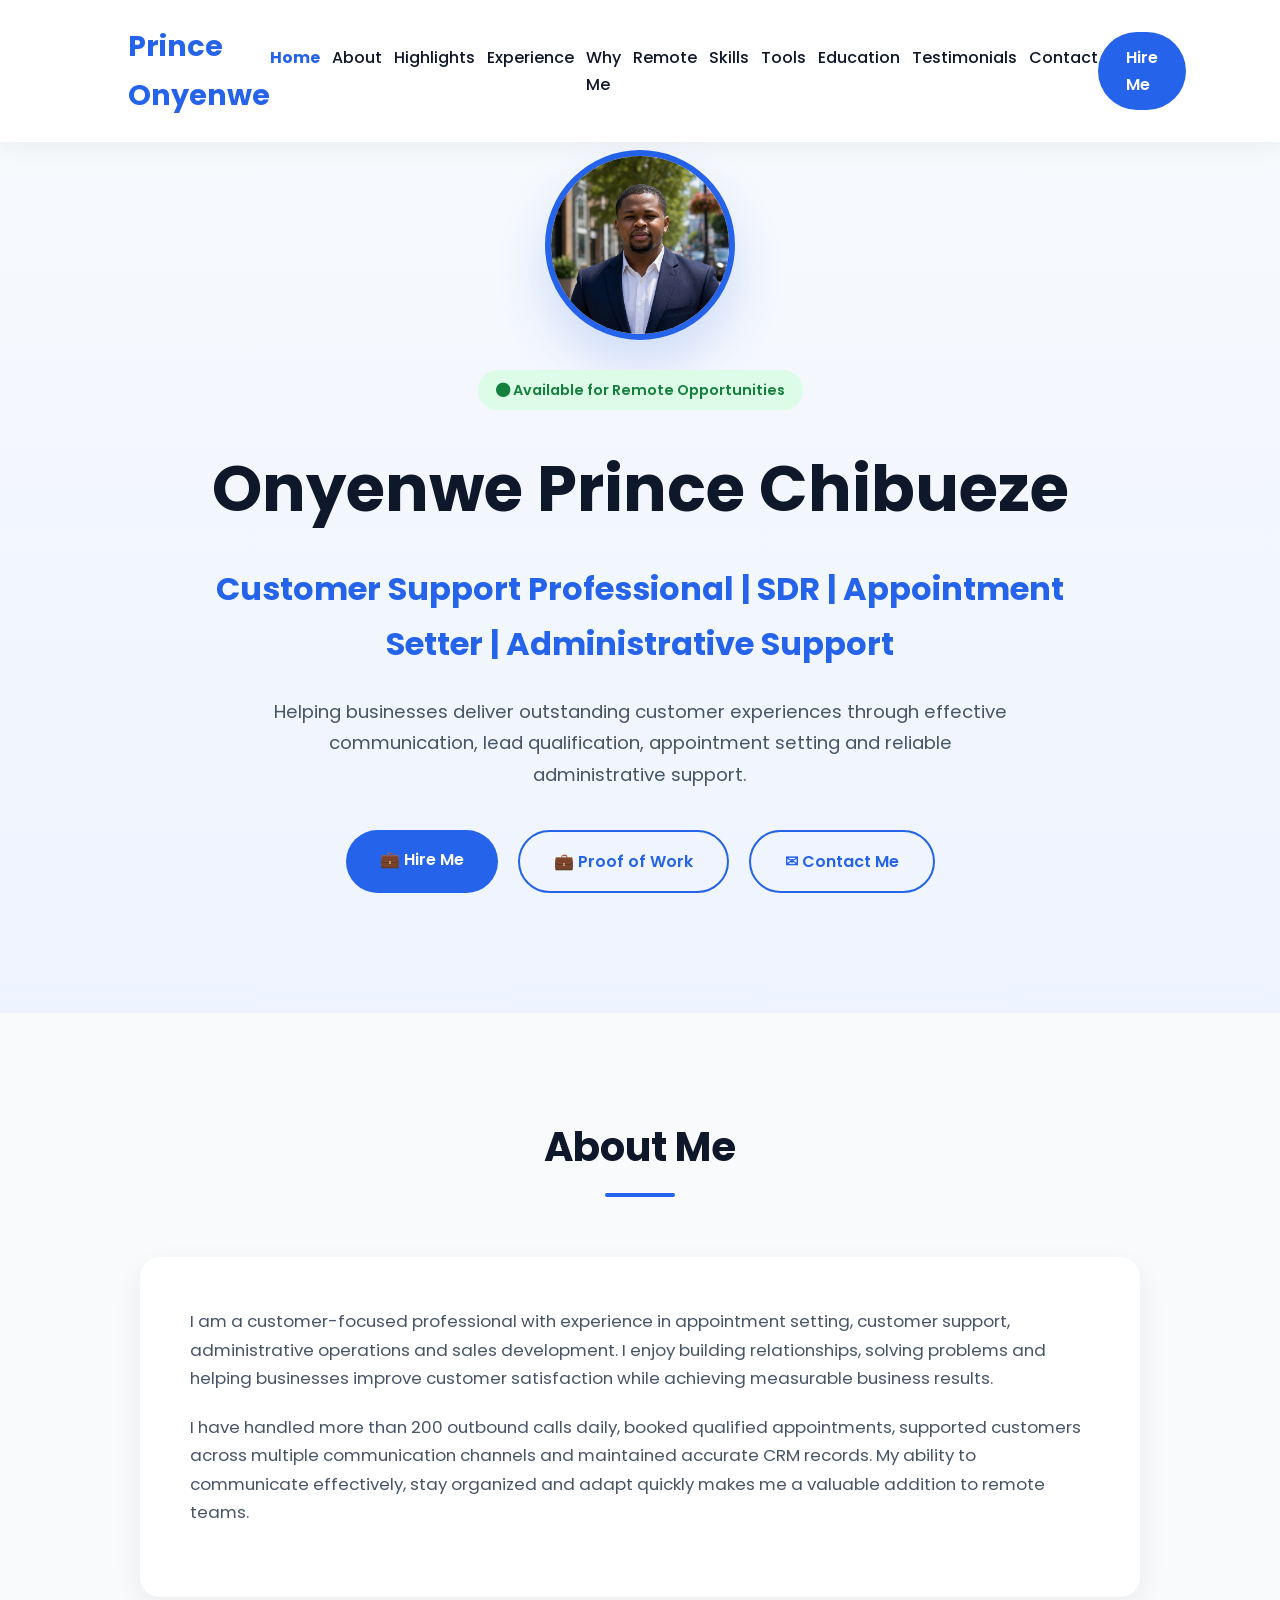
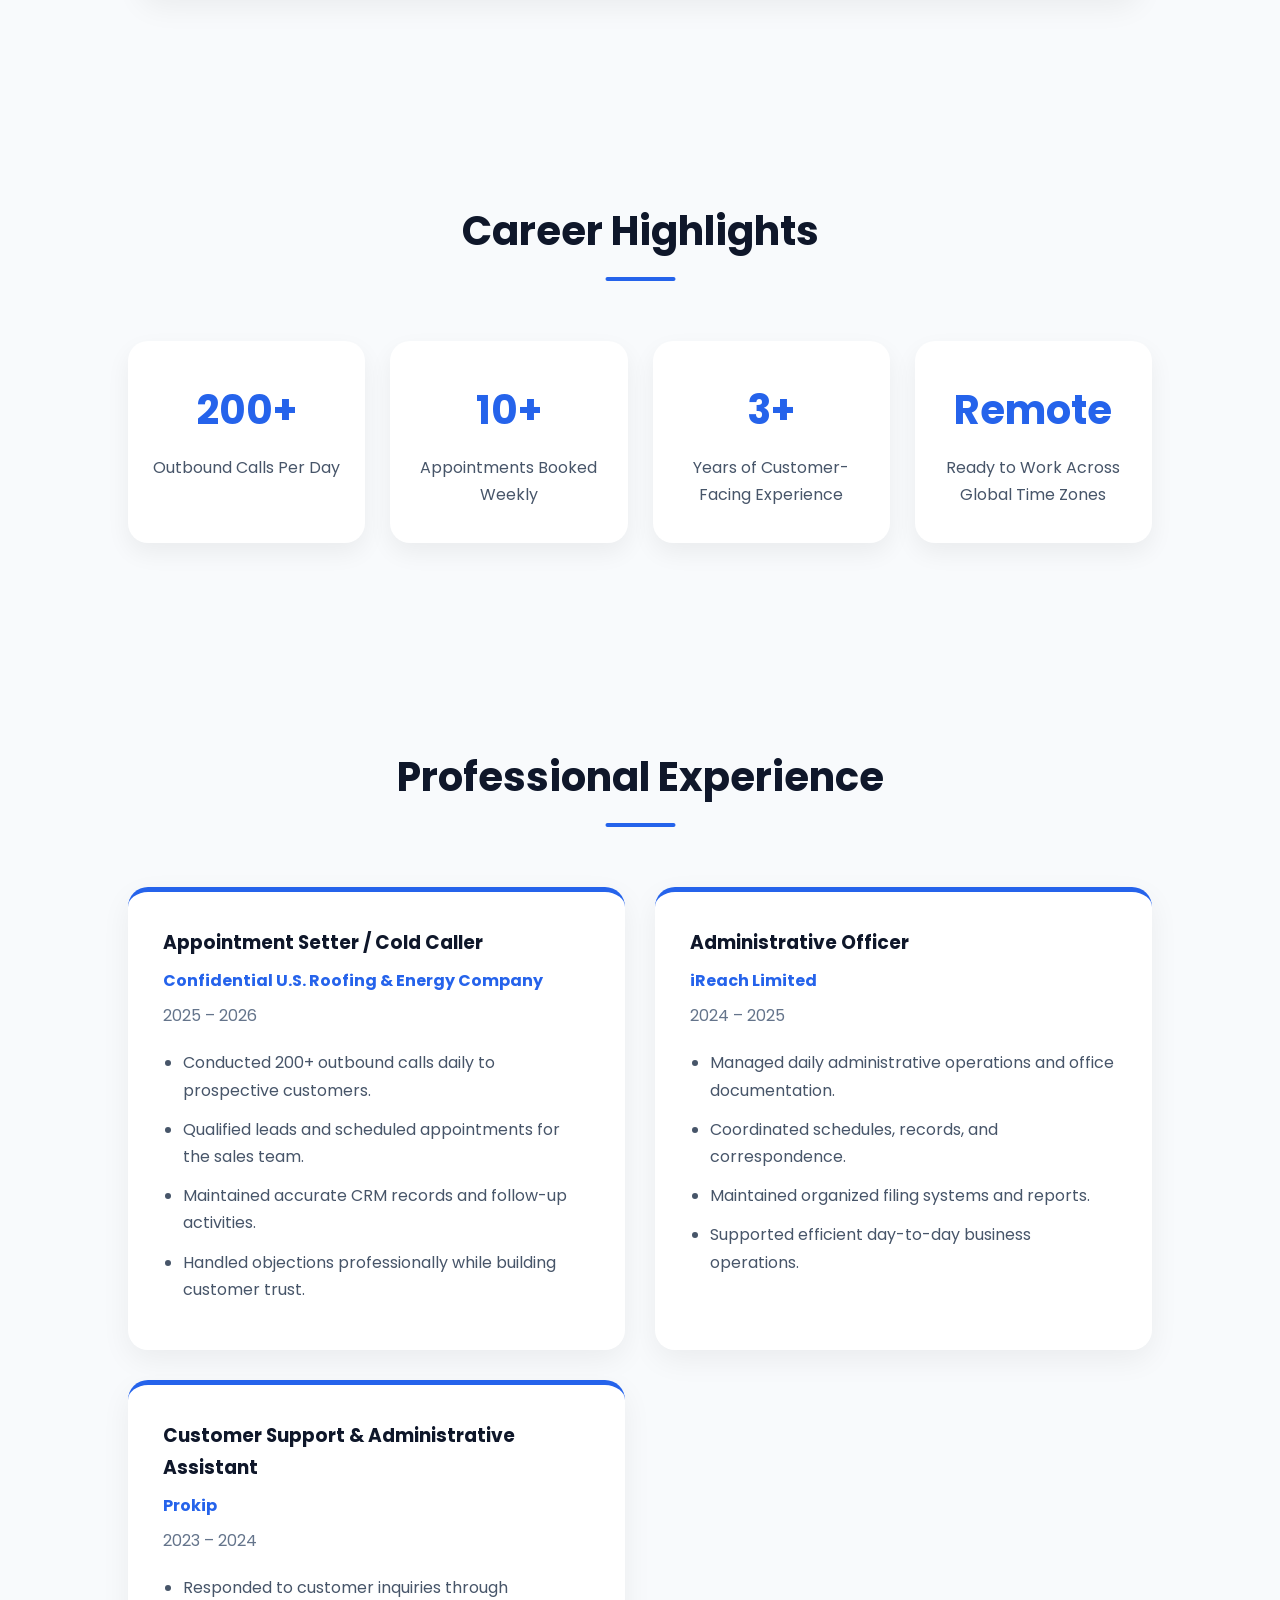
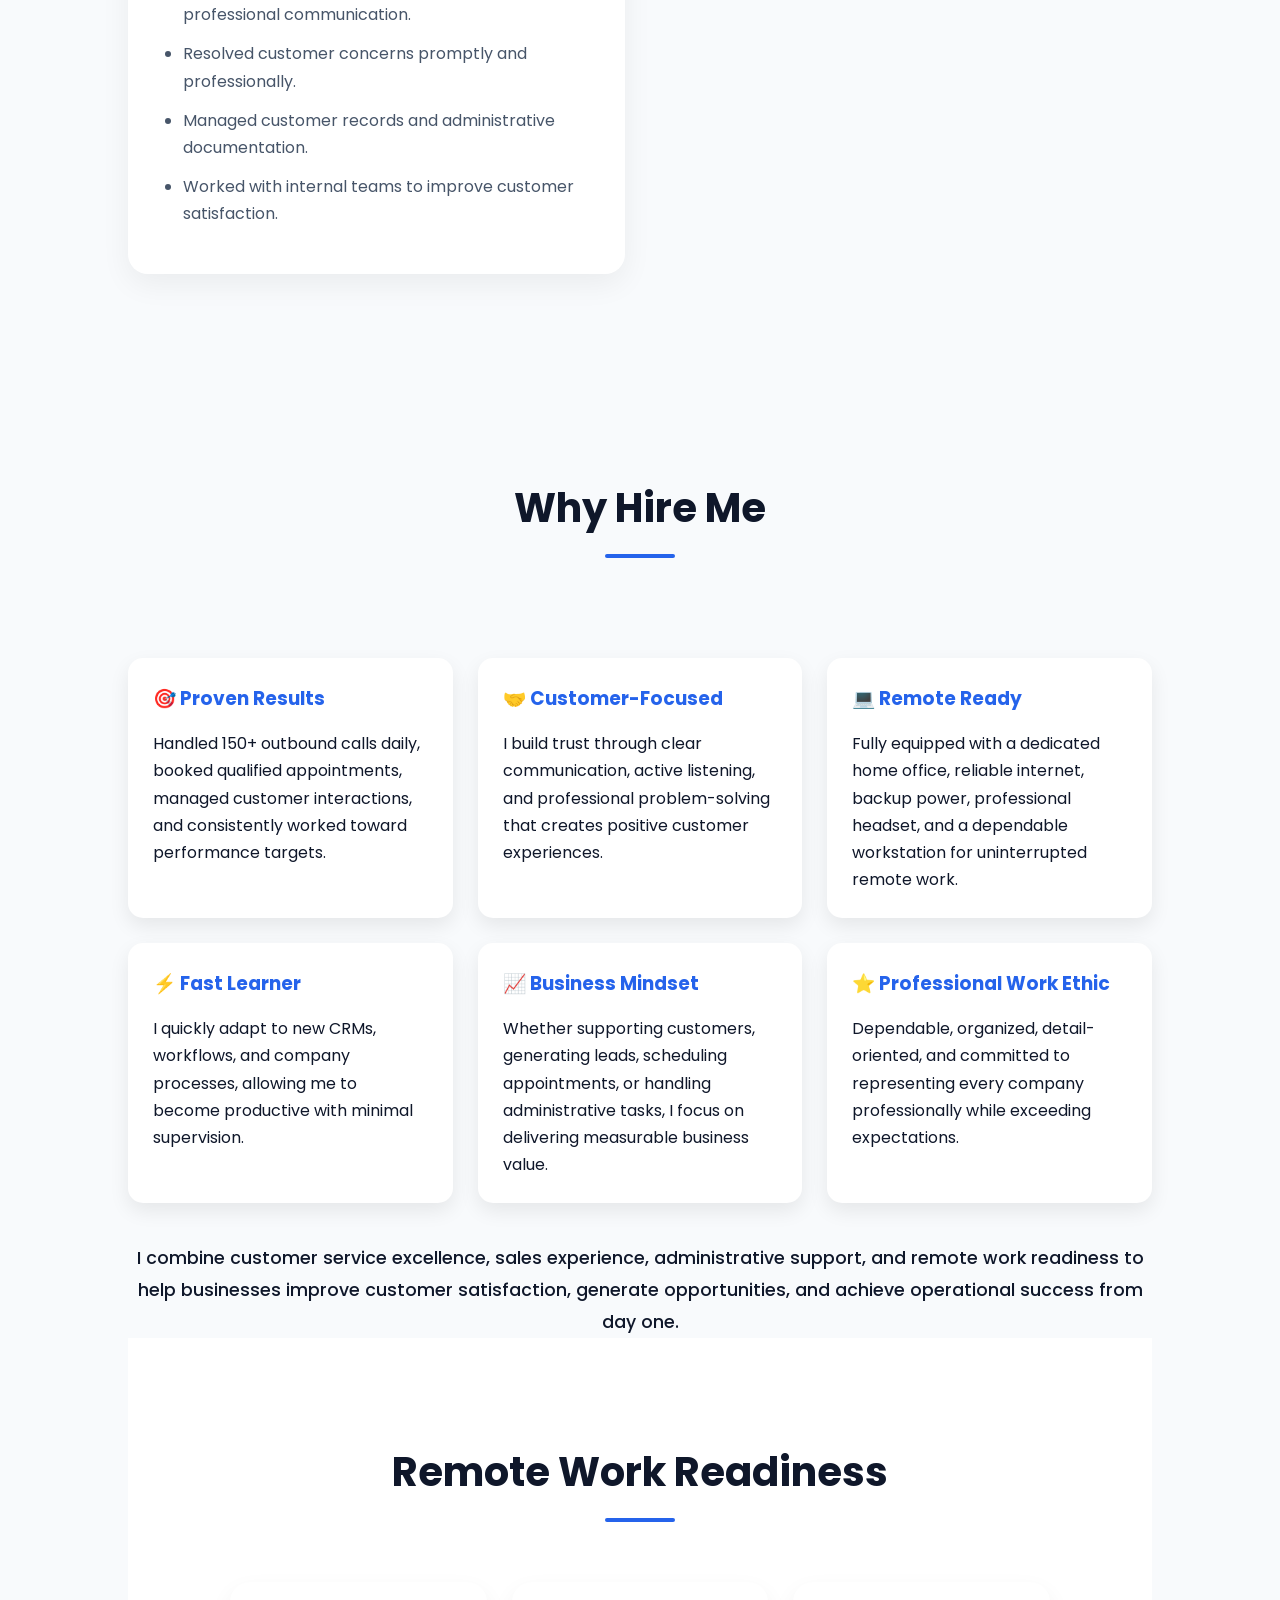
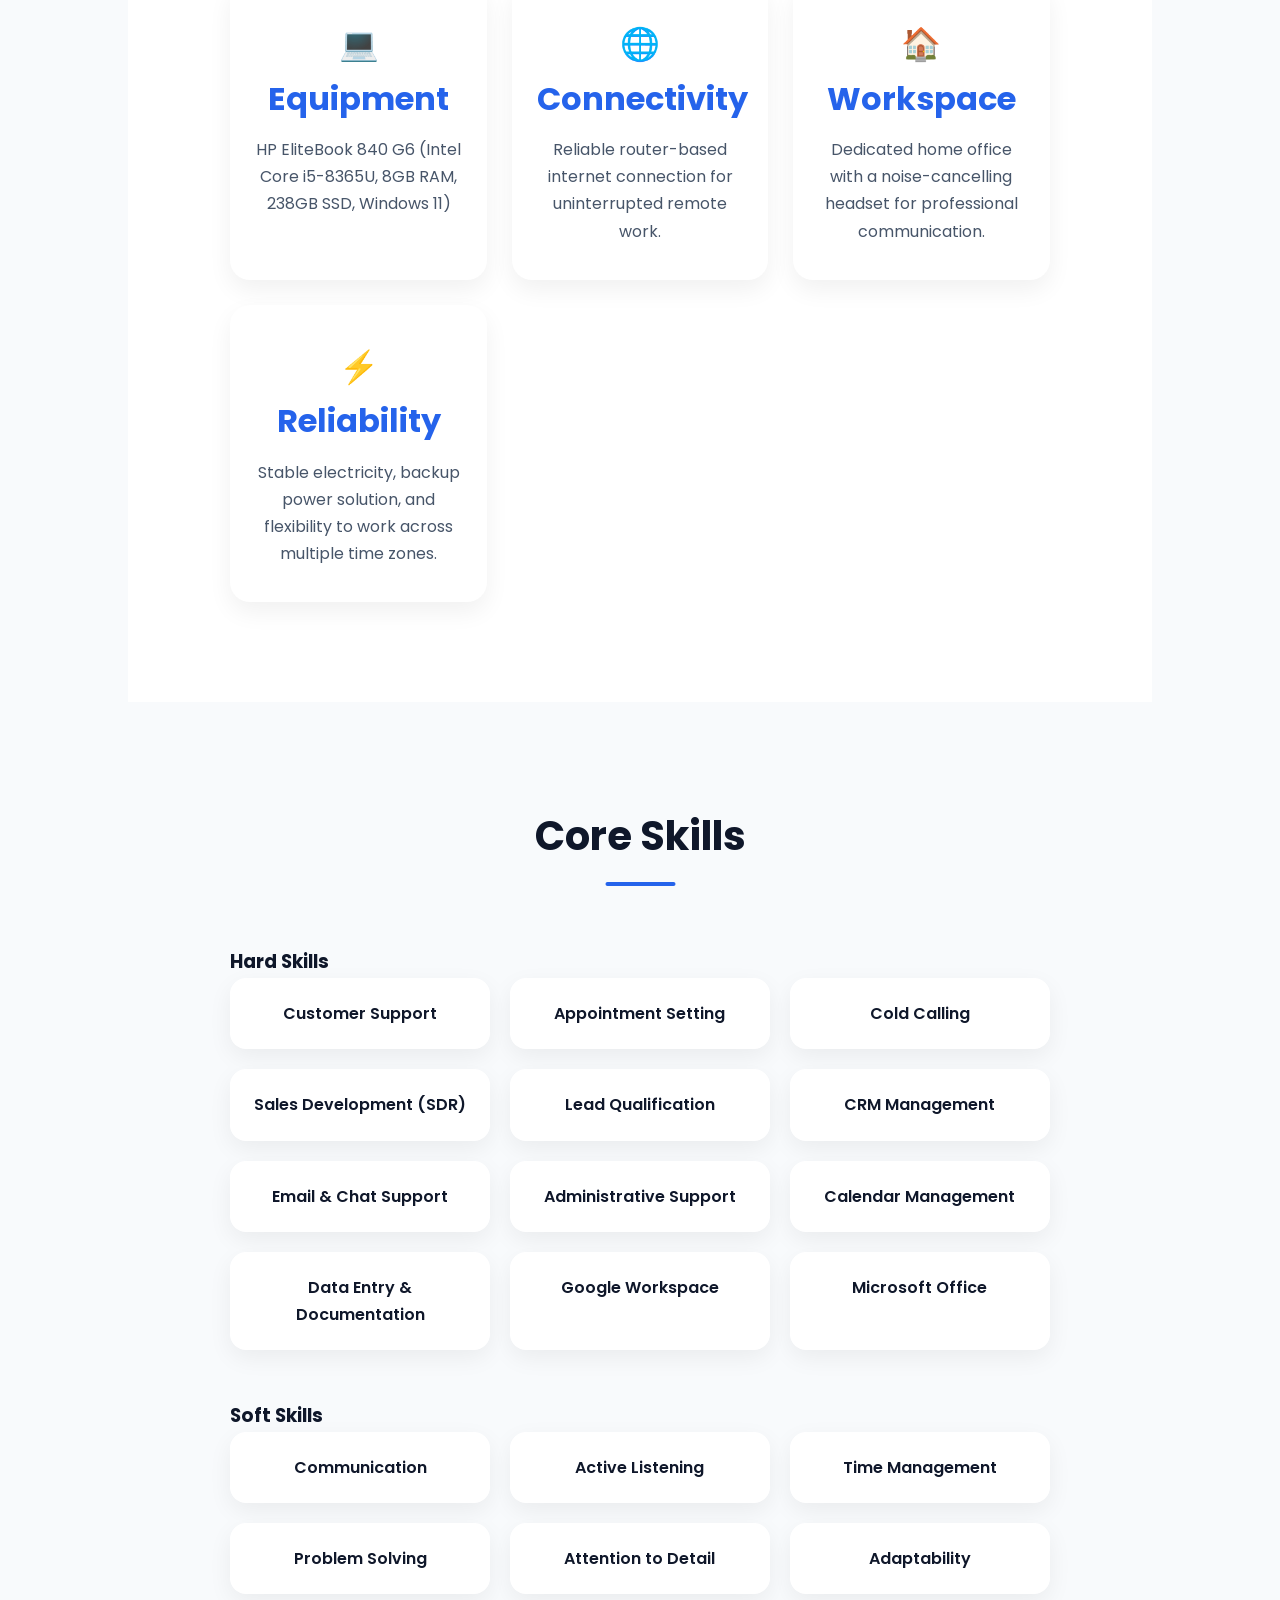
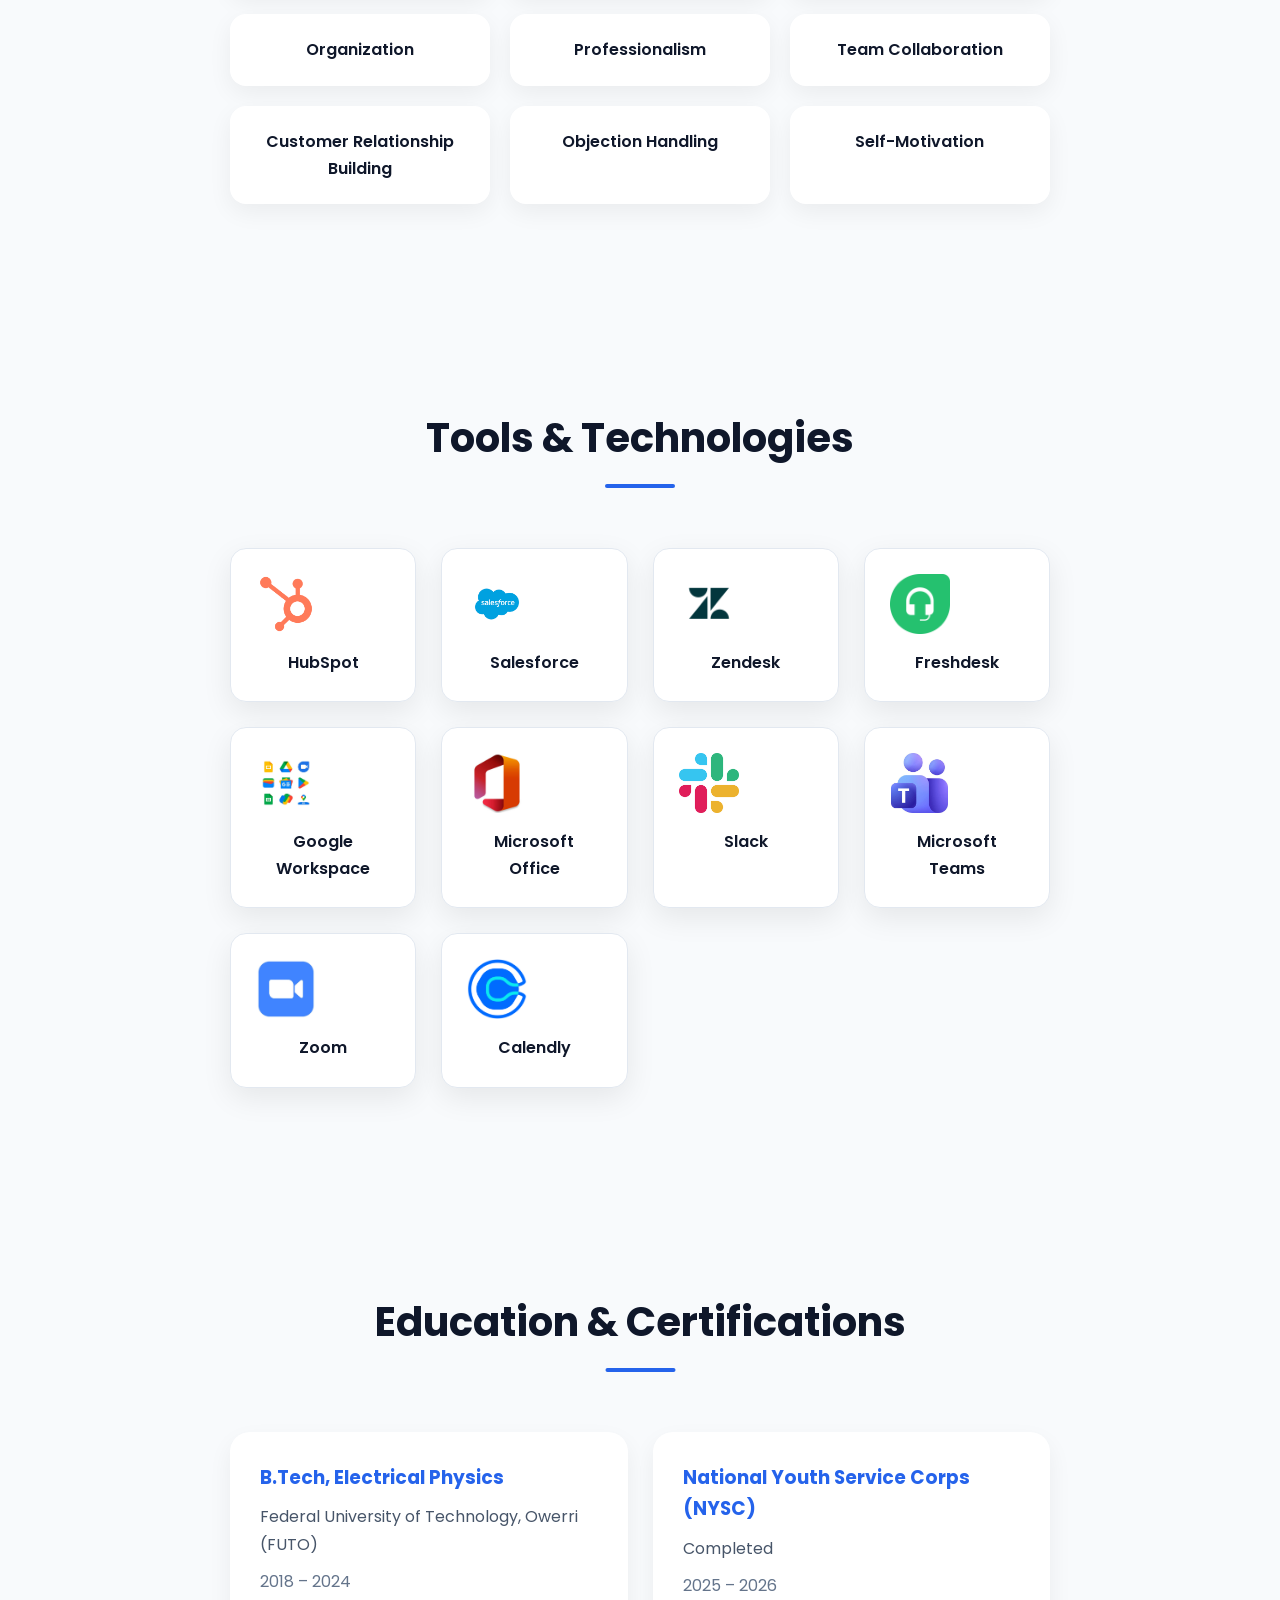
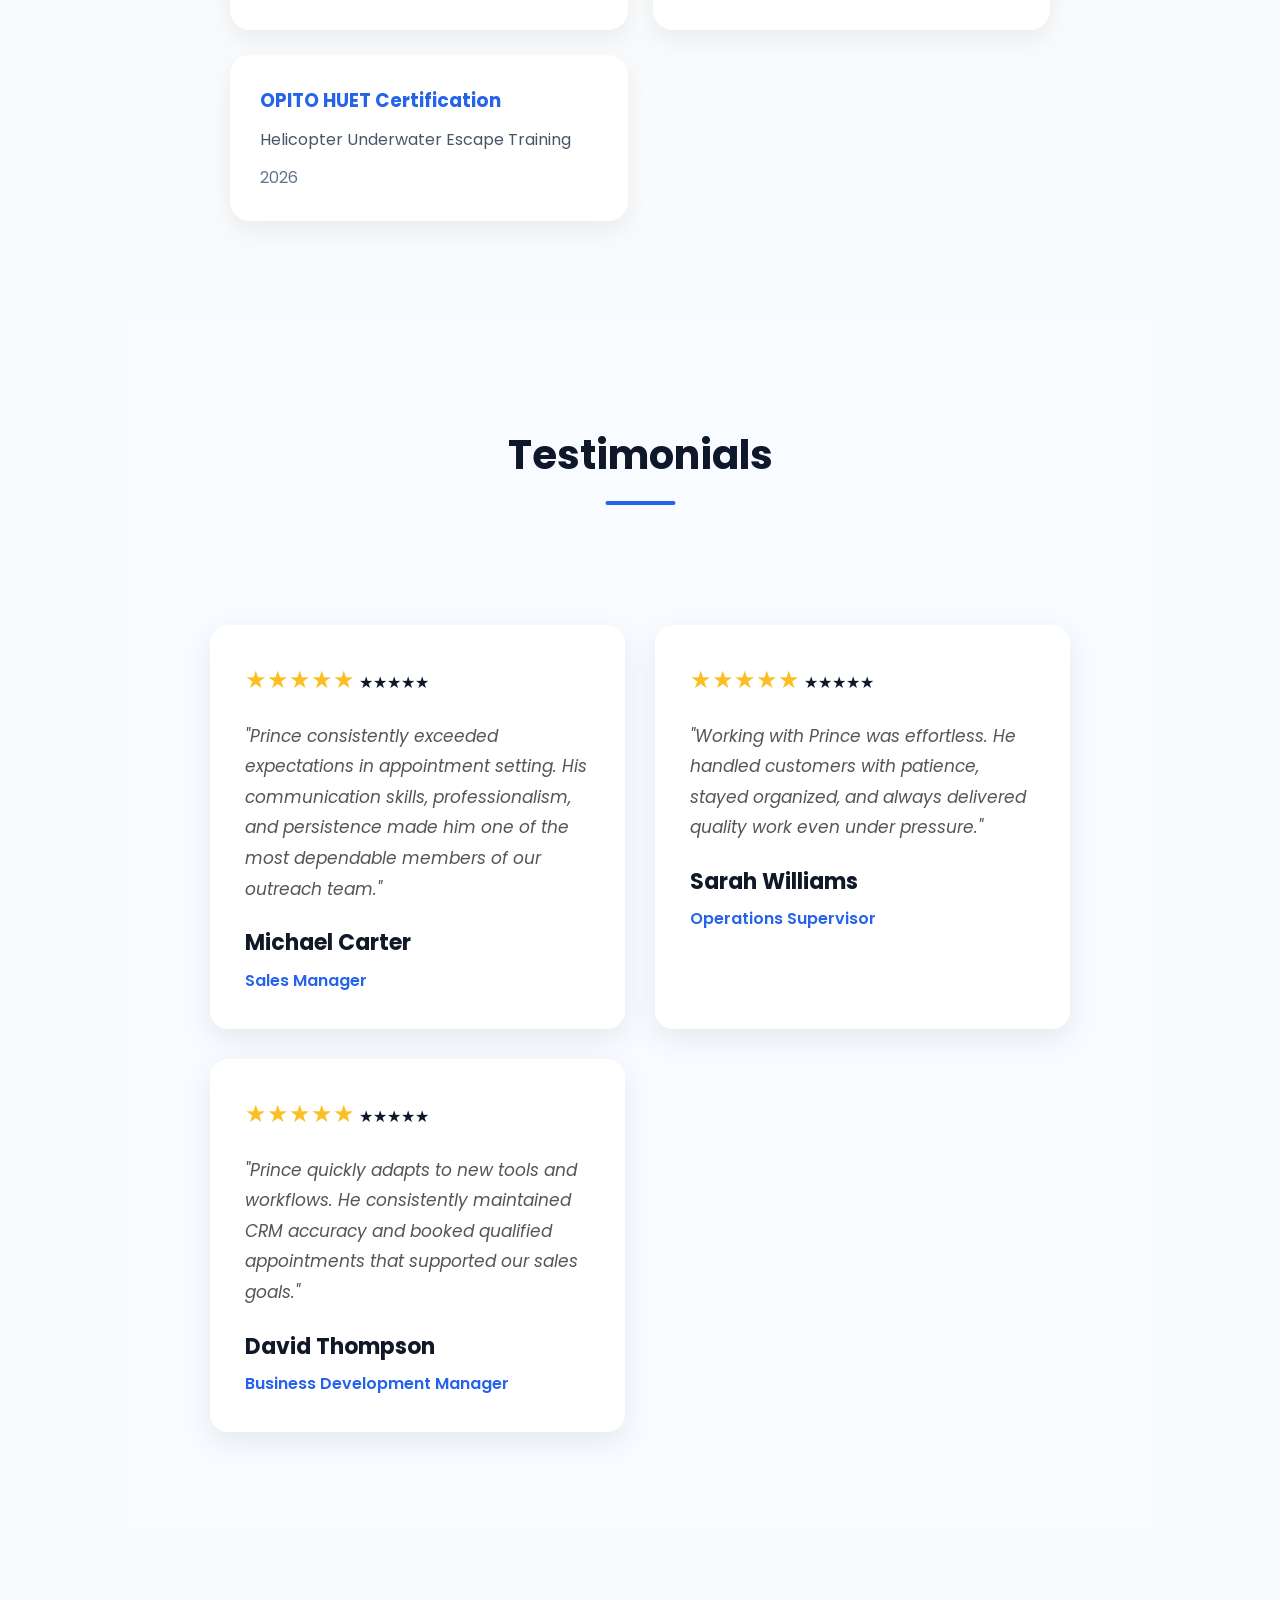
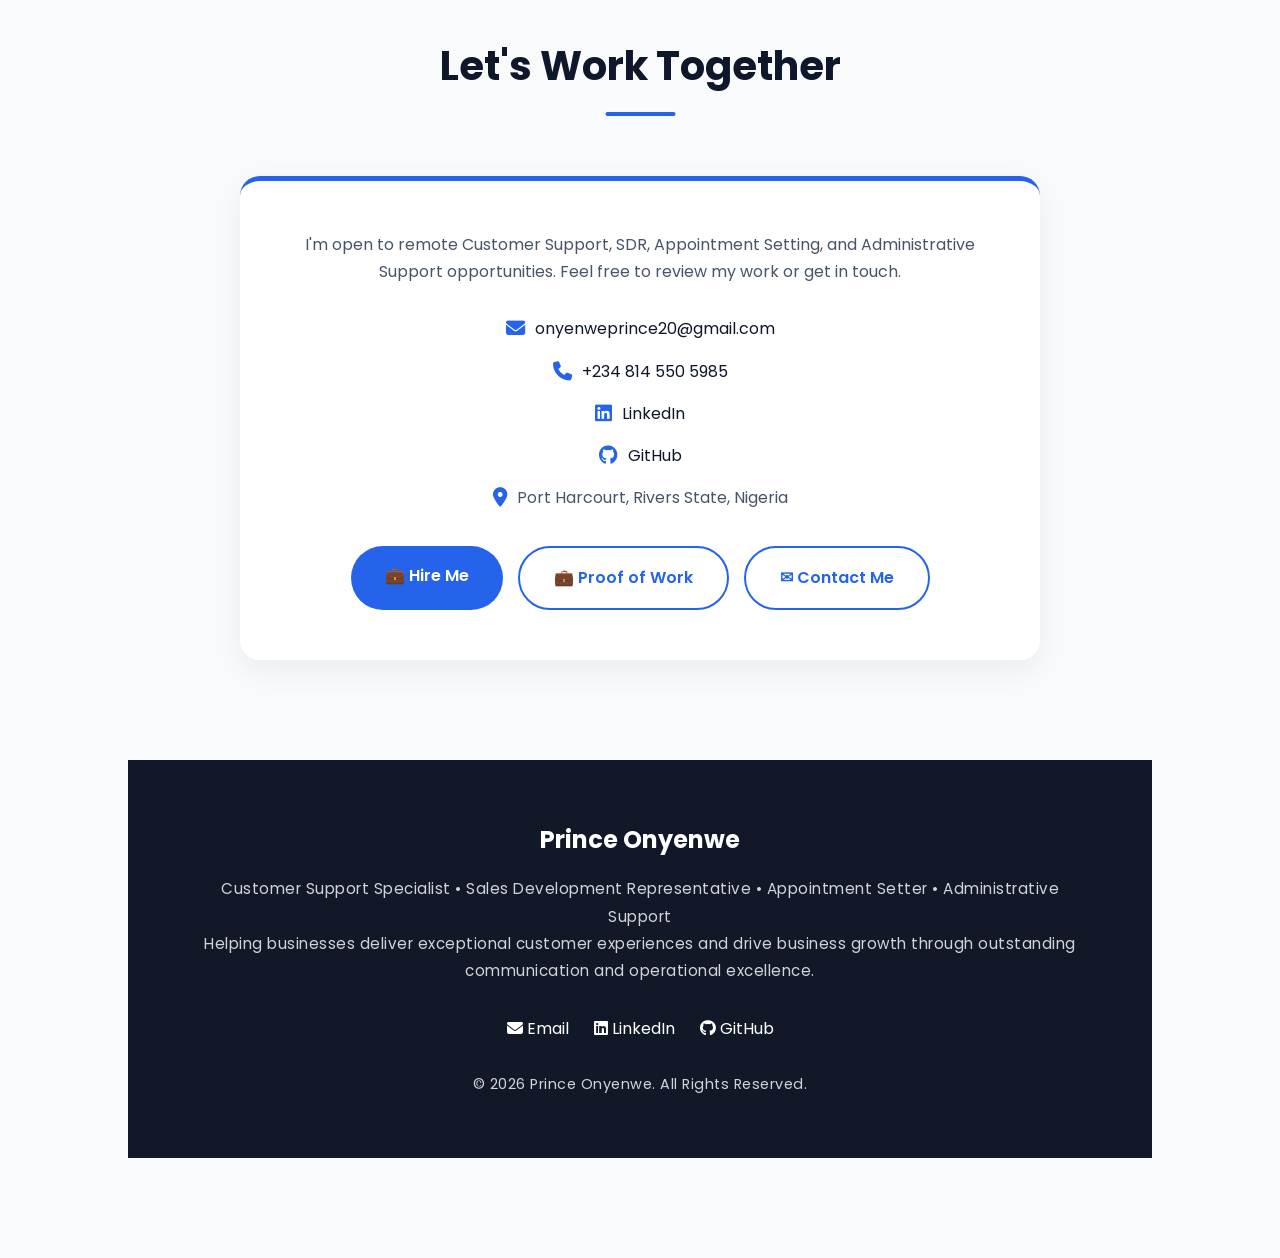
<file: index.html>
<!DOCTYPE html>
<html lang="en">
<head>
    <meta charset="UTF-8">
    <meta name="viewport" content="width=device-width, initial-scale=1.0">
   <title>Prince Onyenwe | Customer Support • SDR • Appointment Setter</title>

    <meta name="description" content="Professional portfolio of Prince Onyenwe - Customer Support Specialist, Sales Development Representative, Appointment Setter, and Administrative Support professional available for remote opportunities.">

    <link rel="preconnect" href="https://fonts.googleapis.com">
    <link rel="preconnect" href="https://fonts.gstatic.com" crossorigin>

    <link href="https://fonts.googleapis.com/css2?family=Poppins:wght@300;400;500;600;700;800&display=swap" rel="stylesheet">

    <link rel="stylesheet" href="https://cdnjs.cloudflare.com/ajax/libs/font-awesome/6.7.2/css/all.min.css">

    <link rel="stylesheet" href="assets/css/style.css">
    <link href="https://unpkg.com/aos@2.3.4/dist/aos.css" rel="stylesheet">
</head>

<body>

<header>

<nav class="navbar">

    <div class="logo">Prince Onyenwe</div>

    <div class="menu-toggle">
        <i class="fa-solid fa-bars"></i>
    </div>

    <ul class="nav-links">

<li><a href="#home">Home</a></li>
<li><a href="#about">About</a></li>
<li><a href="#career-highlights">Highlights</a></li>
<li><a href="#experience">Experience</a></li>
<li><a href="#why-hire-me">Why Me</a></li>
<li><a href="#remote-readiness">Remote</a></li>
<li><a href="#skills">Skills</a></li>
<li><a href="#tools">Tools</a></li>
<li><a href="#education">Education</a></li>
<li><a href="#testimonials">Testimonials</a></li>
<li><a href="#contact">Contact</a></li>

</ul>

<a href="https://docs.google.com/forms/d/e/1FAIpQLSeXqawT13v9oKfJOPDRcqAJTo4VOyNMOBgMHS91Aq7mRup7Iw/viewform?usp=header" class="hire-btn">
Hire Me
</a>

</nav>

<section class="hero" id="home">

<div class="hero-content">

<img src="assets/images/profile.jpg"
alt="Onyenwe Prince Chibueze"
class="profile-image">

<div class="availability">

<i class="fa-solid fa-circle"></i>

Available for Remote Opportunities

</div>

<h1>

Onyenwe Prince Chibueze

</h1>

<h2>

Customer Support Professional | SDR | Appointment Setter | Administrative Support

</h2>

<p>

Helping businesses deliver outstanding customer experiences through effective communication, lead qualification, appointment setting and reliable administrative support.

</p>

<div class="hero-buttons">

    <a href="https://docs.google.com/forms/d/e/1FAIpQLSeXqawT13v9oKfJOPDRcqAJTo4VOyNMOBgMHS91Aq7mRup7Iw/viewform?usp=header" target="_blank" class="btn-primary">
        💼 Hire Me
    </a>

    <a href="proof-of-work.html" class="btn-secondary">
        💼 Proof of Work
    </a>

    <a href="#contact" class="btn-secondary">
        ✉ Contact Me
    </a>

</div>

</section>

</header>

<section id="about" data-aos="fade-up">

<h2 class="section-title">

About Me

</h2>

<div class="about-container">

<div class="about-text">

<p>

I am a customer-focused professional with experience in appointment setting, customer support, administrative operations and sales development. I enjoy building relationships, solving problems and helping businesses improve customer satisfaction while achieving measurable business results.

</p>

<p>

I have handled more than 200 outbound calls daily, booked qualified appointments, supported customers across multiple communication channels and maintained accurate CRM records. My ability to communicate effectively, stay organized and adapt quickly makes me a valuable addition to remote teams.

</p>

</div>

</div>

</section>
<!-- Career Highlights -->

<section id="career-highlights">

    <h2 class="section-title">Career Highlights</h2>

    <div class="highlights-grid">

        <div class="highlight-card">
            <h3>200+</h3>
            <p>Outbound Calls Per Day</p>
        </div>

        <div class="highlight-card">
            <h3>10+</h3>
            <p>Appointments Booked Weekly</p>
        </div>

        <div class="highlight-card">
            <h3>3+</h3>
            <p>Years of Customer-Facing Experience</p>
        </div>

        <div class="highlight-card">
            <h3>Remote</h3>
            <p>Ready to Work Across Global Time Zones</p>
        </div>

    </div>

</section>

<!-- Experience -->

<section id="experience" data-aos="fade-up">

    <h2 class="section-title">Professional Experience</h2>

    <div class="experience-container">

        <div class="experience-card">

            <h3>Appointment Setter / Cold Caller</h3>
            <h4>Confidential U.S. Roofing & Energy Company</h4>
            <span>2025 – 2026</span>

            <ul>
                <li>Conducted 200+ outbound calls daily to prospective customers.</li>
                <li>Qualified leads and scheduled appointments for the sales team.</li>
                <li>Maintained accurate CRM records and follow-up activities.</li>
                <li>Handled objections professionally while building customer trust.</li>
            </ul>

        </div>

        <div class="experience-card">

            <h3>Administrative Officer</h3>
            <h4>iReach Limited</h4>
            <span>2024 – 2025</span>

            <ul>
                <li>Managed daily administrative operations and office documentation.</li>
                <li>Coordinated schedules, records, and correspondence.</li>
                <li>Maintained organized filing systems and reports.</li>
                <li>Supported efficient day-to-day business operations.</li>
            </ul>

        </div>

        <div class="experience-card">

            <h3>Customer Support & Administrative Assistant</h3>
            <h4>Prokip</h4>
            <span>2023 – 2024</span>

            <ul>
                <li>Responded to customer inquiries through professional communication.</li>
                <li>Resolved customer concerns promptly and professionally.</li>
                <li>Managed customer records and administrative documentation.</li>
                <li>Worked with internal teams to improve customer satisfaction.</li>
            </ul>

        </div>

    </div>

   
</section>
<section id="why-hire-me">

    <h2 class="section-title">Why Hire Me</h2>

<div class="why-grid">

<div class="why-card">
<h3>🎯 Proven Results</h3>
<p>Handled 150+ outbound calls daily, booked qualified appointments, managed customer interactions, and consistently worked toward performance targets.</p>
</div>

<div class="why-card">
<h3>🤝 Customer-Focused</h3>
<p>I build trust through clear communication, active listening, and professional problem-solving that creates positive customer experiences.</p>
</div>

<div class="why-card">
<h3>💻 Remote Ready</h3>
<p>Fully equipped with a dedicated home office, reliable internet, backup power, professional headset, and a dependable workstation for uninterrupted remote work.</p>
</div>

<div class="why-card">
<h3>⚡ Fast Learner</h3>
<p>I quickly adapt to new CRMs, workflows, and company processes, allowing me to become productive with minimal supervision.</p>
</div>

<div class="why-card">
<h3>📈 Business Mindset</h3>
<p>Whether supporting customers, generating leads, scheduling appointments, or handling administrative tasks, I focus on delivering measurable business value.</p>
</div>

<div class="why-card">
<h3>⭐ Professional Work Ethic</h3>
<p>Dependable, organized, detail-oriented, and committed to representing every company professionally while exceeding expectations.</p>
</div>

</div>

<p class="why-summary">
I combine customer service excellence, sales experience, administrative support, and remote work readiness to help businesses improve customer satisfaction, generate opportunities, and achieve operational success from day one.
</p>

<section id="remote-readiness" data-aos="fade-up">

    <h2 class="section-title">Remote Work Readiness</h2>

    <div class="highlights-grid">

        <div class="highlight-card">
            <h3>💻 Equipment</h3>
            <p>HP EliteBook 840 G6 (Intel Core i5-8365U, 8GB RAM, 238GB SSD, Windows 11)</p>
        </div>

        <div class="highlight-card">
            <h3>🌐 Connectivity</h3>
            <p>Reliable router-based internet connection for uninterrupted remote work.</p>
        </div>

        <div class="highlight-card">
            <h3>🏠 Workspace</h3>
            <p>Dedicated home office with a noise-cancelling headset for professional communication.</p>
        </div>

        <div class="highlight-card">
            <h3>⚡ Reliability</h3>
            <p>Stable electricity, backup power solution, and flexibility to work across multiple time zones.</p>
        </div>

    </div>

</section>
<!-- Skills -->

<section id="skills" data-aos="fade-up">

    <h2 class="section-title">Core Skills</h2>

<h3>Hard Skills</h3>

    <div class="skills-grid">

<div class="skill-card">Customer Support</div>
<div class="skill-card">Appointment Setting</div>
<div class="skill-card">Cold Calling</div>
<div class="skill-card">Sales Development (SDR)</div>
<div class="skill-card">Lead Qualification</div>
<div class="skill-card">CRM Management</div>
<div class="skill-card">Email & Chat Support</div>
<div class="skill-card">Administrative Support</div>
<div class="skill-card">Calendar Management</div>
<div class="skill-card">Data Entry & Documentation</div>
<div class="skill-card">Google Workspace</div>
<div class="skill-card">Microsoft Office</div>

</div>

<h3 style="margin-top:50px;">Soft Skills</h3>

<div class="skills-grid">

<div class="skill-card">Communication</div>
<div class="skill-card">Active Listening</div>
<div class="skill-card">Time Management</div>
<div class="skill-card">Problem Solving</div>
<div class="skill-card">Attention to Detail</div>
<div class="skill-card">Adaptability</div>
<div class="skill-card">Organization</div>
<div class="skill-card">Professionalism</div>
<div class="skill-card">Team Collaboration</div>
<div class="skill-card">Customer Relationship Building</div>
<div class="skill-card">Objection Handling</div>
<div class="skill-card">Self-Motivation</div>

</div>

</section>

<!-- Tools -->

<section id="tools" data-aos="fade-up">

    <h2 class="section-title">Tools & Technologies</h2>

    <div class="tools-grid">

    <div class="tool-card">
        <img src="assets/images/hubspot.png" alt="HubSpot">
        <p>HubSpot</p>
    </div>

    <div class="tool-card">
        <img src="assets/images/salesforce.png" alt="Salesforce">
        <p>Salesforce</p>
    </div>

    <div class="tool-card">
        <img src="assets/images/zendesk.png" alt="Zendesk">
        <p>Zendesk</p>
    </div>

    <div class="tool-card">
        <img src="assets/images/freshdesk.png" alt="Freshdesk">
        <p>Freshdesk</p>
    </div>

    <div class="tool-card">
        <img src="assets/images/google-workspace.png" alt="Google Workspace">
        <p>Google Workspace</p>
    </div>

    <div class="tool-card">
        <img src="assets/images/microsoft-office.png" alt="Microsoft Office">
        <p>Microsoft Office</p>
    </div>

    <div class="tool-card">
        <img src="assets/images/slack.png" alt="Slack">
        <p>Slack</p>
    </div>

    <div class="tool-card">
        <img src="assets/images/teams.png" alt="Microsoft Teams">
        <p>Microsoft Teams</p>
    </div>

    <div class="tool-card">
        <img src="assets/images/zoom.png" alt="Zoom">
        <p>Zoom</p>
    </div>

    <div class="tool-card">
        <img src="assets/images/calendly.png" alt="Calendly">
        <p>Calendly</p>
    </div>

</div>

</section>

<!-- Education -->

<section id="education" data-aos="fade-up">

    <h2 class="section-title">Education & Certifications</h2>

    <div class="education-container">

        <div class="education-card">
            <h3>B.Tech, Electrical Physics</h3>
            <p>Federal University of Technology, Owerri (FUTO)</p>
            <span>2018 – 2024</span>
        </div>

        <div class="education-card">
            <h3>National Youth Service Corps (NYSC)</h3>
            <p>Completed</p>
            <span>2025 – 2026</span>
        </div>

        <div class="education-card">
            <h3>OPITO HUET Certification</h3>
            <p>Helicopter Underwater Escape Training</p>
            <span>2026</span>
        </div>

    </div>

</section>
 <section id="testimonials" class="testimonials" data-aos="fade-up">

<h2 class="section-title">
Testimonials
</h2>

<div class="testimonial-grid">

<div class="testimonial-card">

★★★★★

<p>
"Prince consistently exceeded expectations in appointment setting. His communication skills, professionalism, and persistence made him one of the most dependable members of our outreach team."
</p>

<h4>
Michael Carter
</h4>

<span>
Sales Manager
</span>

</div>

<div class="testimonial-card">

★★★★★

<p>
"Working with Prince was effortless. He handled customers with patience, stayed organized, and always delivered quality work even under pressure."
</p>

<h4>
Sarah Williams
</h4>

<span>
Operations Supervisor
</span>

</div>

<div class="testimonial-card">

★★★★★

<p>
"Prince quickly adapts to new tools and workflows. He consistently maintained CRM accuracy and booked qualified appointments that supported our sales goals."
</p>

<h4>
David Thompson
</h4>

<span>
Business Development Manager
</span>

</div>

</div>

</section>

<!-- Contact -->

<section id="contact" data-aos="fade-up">

    <h2 class="section-title">Let's Work Together</h2>

    <div class="contact-container">

        <p>
            I'm open to remote Customer Support, SDR, Appointment Setting, and Administrative Support opportunities. Feel free to review my work or get in touch.
        </p>

        <div class="contact-details">

            <p>
                <i class="fa-solid fa-envelope"></i>
                <a href="mailto:onyenweprince20@gmail.com">onyenweprince20@gmail.com</a>
            </p>

            <p>
                <i class="fa-solid fa-phone"></i>
                <a href="tel:+2348145505985">+234 814 550 5985</a>
            </p>

            <p>
                <i class="fa-brands fa-linkedin"></i>
                <a href="https://www.linkedin.com/in/prince-onyenwe-b773142a1" target="_blank">
                    LinkedIn
                </a>
            </p>

            <p>
                <i class="fa-brands fa-github"></i>
                <a href="https://github.com/OnyenwePrince" target="_blank">
                    GitHub
                </a>
            </p>

            <p>
                <i class="fa-solid fa-location-dot"></i>
                Port Harcourt, Rivers State, Nigeria
            </p>

        </div>

       <div class="contact-buttons">

            <a href="https://docs.google.com/forms/d/e/1FAIpQLSeXqawT13v9oKfJOPDRcqAJTo4VOyNMOBgMHS91Aq7mRup7Iw/viewform?usp=header" target="_blank" class="btn-primary">
    💼 Hire Me
</a>

            <a href="proof-of-work.html" class="btn-secondary">
                💼 Proof of Work
            </a>

            <a href="mailto:onyenweprince20@gmail.com" class="btn-secondary">
                ✉ Contact Me
            </a>

        </div>

    </div>

</section>

<footer>

    <div class="footer-content">

<h2>Prince Onyenwe</h2>

<p>
Customer Support Specialist • Sales Development Representative • Appointment Setter • Administrative Support
</p>

<p>
Helping businesses deliver exceptional customer experiences and drive business growth through outstanding communication and operational excellence.
</p>

<div class="footer-links">

<a href="mailto:onyenweprince20@gmail.com">
<i class="fa-solid fa-envelope"></i> Email
</a>

<a href="https://www.linkedin.com/in/prince-onyenwe-b773142a1" target="_blank">
<i class="fa-brands fa-linkedin"></i> LinkedIn
</a>

<a href="https://github.com/OnyenwePrince" target="_blank">
<i class="fa-brands fa-github"></i> GitHub
</a>

</div>

<p class="copyright">
© 2026 Prince Onyenwe. All Rights Reserved.
</p>

</div>

</footer>
<button id="topBtn" title="Back to Top">
    <i class="fa-solid fa-arrow-up"></i>
</button>

<script src="assets/js/script.js"></script>


<script src="https://unpkg.com/aos@2.3.4/dist/aos.js"></script>

<script>
AOS.init({
    duration: 800,
    once: true
});
</script>

</body>
</html>
</file>
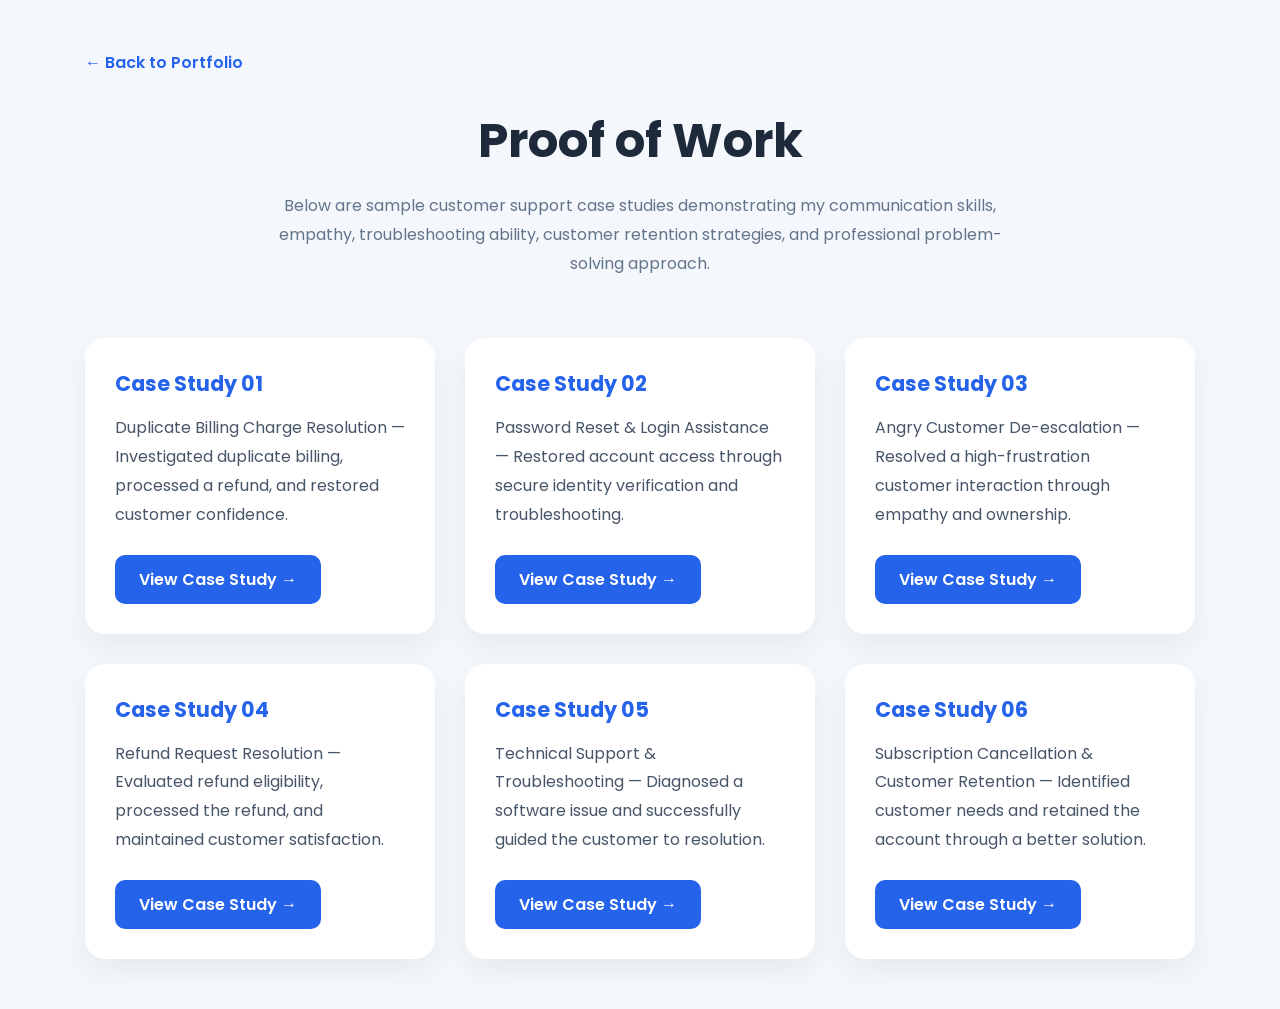
<file: proof-of-work.html>
<!DOCTYPE html>
<html lang="en">
<head>
<meta charset="UTF-8">
<meta name="viewport" content="width=device-width, initial-scale=1.0">

<title>Proof of Work | Prince Onyenwe</title>

<link rel="preconnect" href="https://fonts.googleapis.com">
<link rel="preconnect" href="https://fonts.gstatic.com" crossorigin>

<link href="https://fonts.googleapis.com/css2?family=Poppins:wght@300;400;500;600;700&display=swap" rel="stylesheet">

<style>

*{
margin:0;
padding:0;
box-sizing:border-box;
font-family:'Poppins',sans-serif;
}

body{
background:#f4f8fc;
color:#1e293b;
}

.container{
max-width:1150px;
margin:auto;
padding:50px 20px;
}

.back-btn{
display:inline-block;
margin-bottom:30px;
text-decoration:none;
color:#2563eb;
font-weight:600;
}

.hero{
text-align:center;
margin-bottom:60px;
}

.hero h1{
font-size:3rem;
margin-bottom:15px;
}

.hero p{
max-width:750px;
margin:auto;
line-height:1.8;
color:#64748b;
}

.grid{
display:grid;
grid-template-columns:repeat(auto-fit,minmax(320px,1fr));
gap:30px;
margin-top:50px;
}

.card{
background:#fff;
padding:30px;
border-radius:20px;
box-shadow:0 12px 30px rgba(0,0,0,.06);
transition:.3s;
}

.card:hover{
transform:translateY(-8px);
}

.card h2{
color:#2563eb;
margin-bottom:15px;
font-size:1.3rem;
}

.card p{
line-height:1.8;
margin-bottom:25px;
color:#475569;
}

.btn{
display:inline-block;
background:#2563eb;
color:#fff;
padding:12px 24px;
text-decoration:none;
border-radius:10px;
font-weight:600;
transition:.3s;
}

.btn:hover{
background:#1d4ed8;
}

</style>

</head>

<body>

<div class="container">

<a href="index.html" class="back-btn">← Back to Portfolio</a>

<div class="hero">

<h1>Proof of Work</h1>

<p>
Below are sample customer support case studies demonstrating my communication skills, empathy, troubleshooting ability, customer retention strategies, and professional problem-solving approach.
</p>

</div>

<div class="grid">

<div class="card">

<h2>Case Study 01</h2>

<p>Duplicate Billing Charge Resolution — Investigated duplicate billing, processed a refund, and restored customer confidence.</p>

<a class="btn" href="assets/proof-of-work/customer-support/billing-issue.html">View Case Study →</a>

</div>

<div class="card">

<h2>Case Study 02</h2>

<p>Password Reset & Login Assistance — Restored account access through secure identity verification and troubleshooting.</p>

<a class="btn" href="assets/proof-of-work/customer-support/password-reset.html">View Case Study →</a>

</div>

<div class="card">

<h2>Case Study 03</h2>

<p>Angry Customer De-escalation — Resolved a high-frustration customer interaction through empathy and ownership.</p>

<a class="btn" href="assets/proof-of-work/customer-support/angry-customer.html">View Case Study →</a>

</div>

<div class="card">

<h2>Case Study 04</h2>

<p>Refund Request Resolution — Evaluated refund eligibility, processed the refund, and maintained customer satisfaction.</p>

<a class="btn" href="assets/proof-of-work/customer-support/refund-request.html">View Case Study →</a>

</div>

<div class="card">

<h2>Case Study 05</h2>

<p>Technical Support & Troubleshooting — Diagnosed a software issue and successfully guided the customer to resolution.</p>

<a class="btn" href="assets/proof-of-work/customer-support/technical-support.html">View Case Study →</a>

</div>

<div class="card">

<h2>Case Study 06</h2>

<p>Subscription Cancellation & Customer Retention — Identified customer needs and retained the account through a better solution.</p>

<a class="btn" href="assets/proof-of-work/customer-support/subscription-cancellation.html">View Case Study →</a>

</div>

</div>

</div>

</body>
</html>
</file>
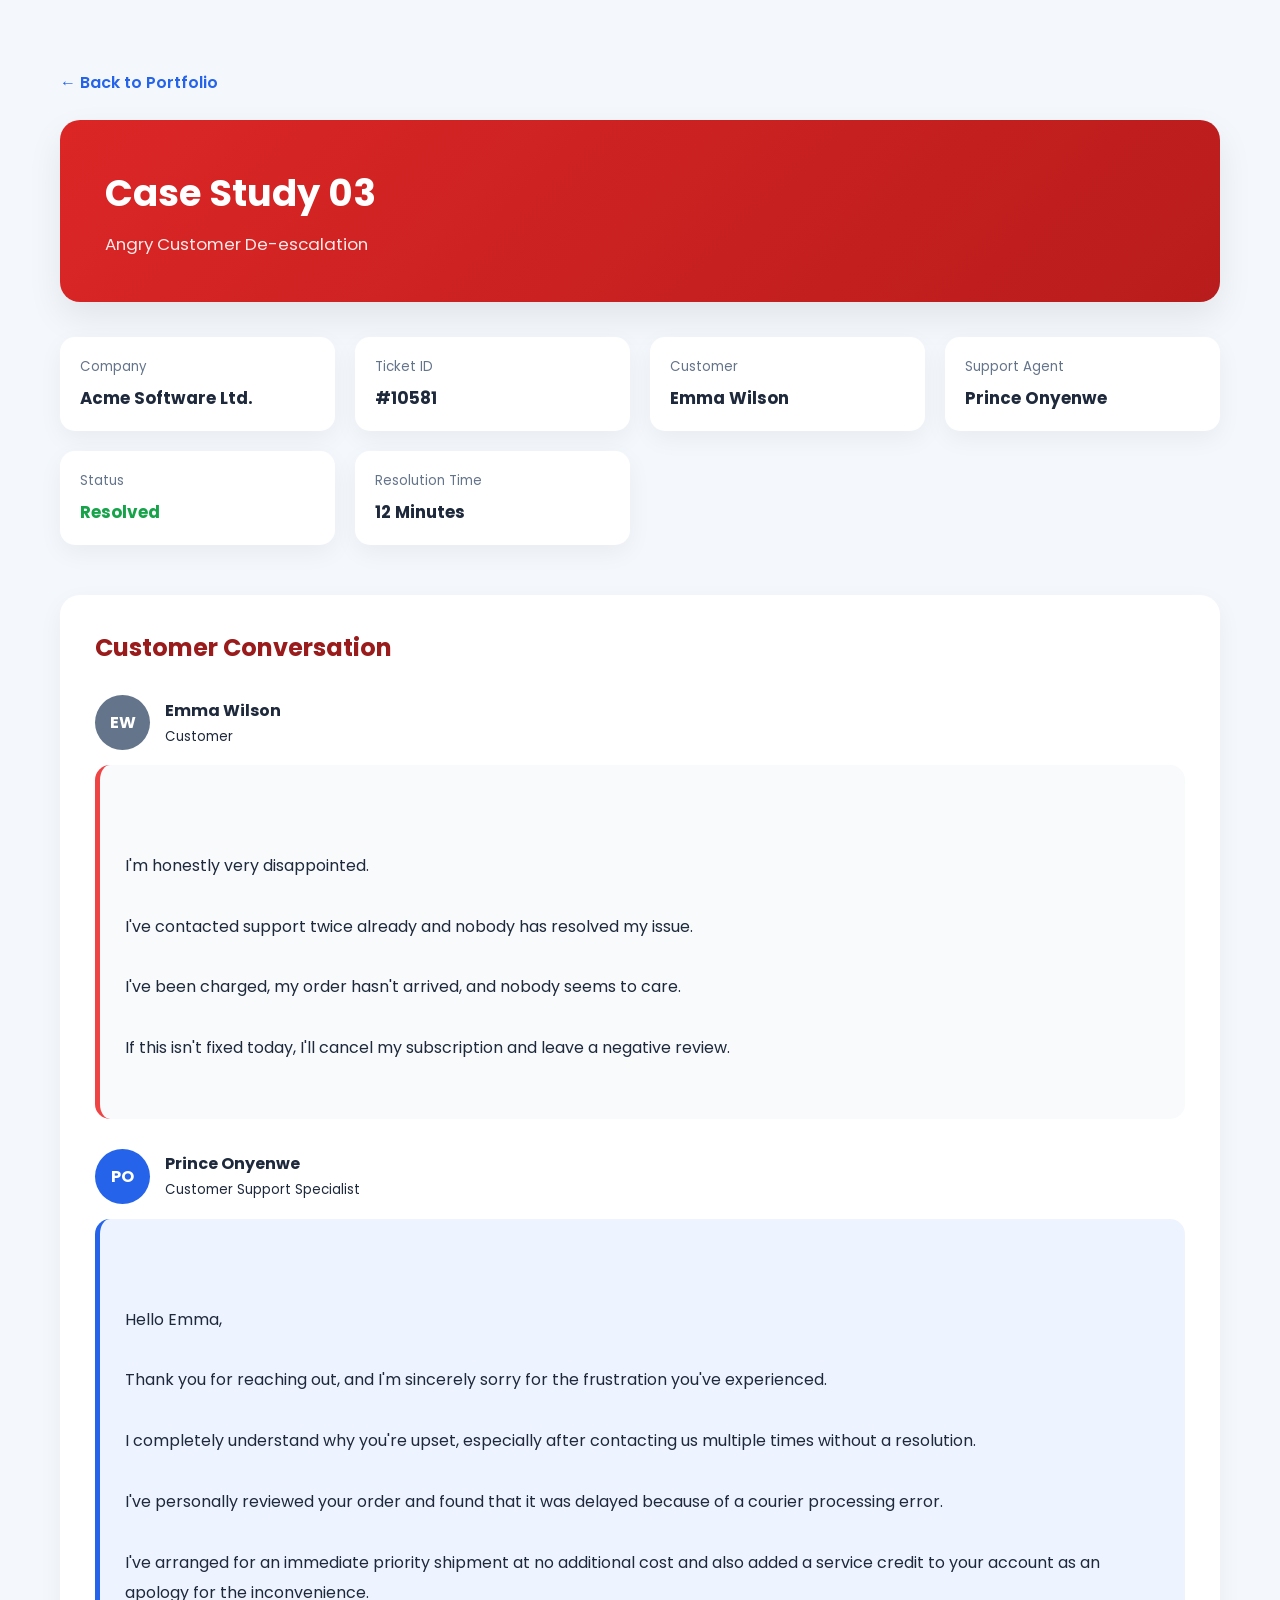
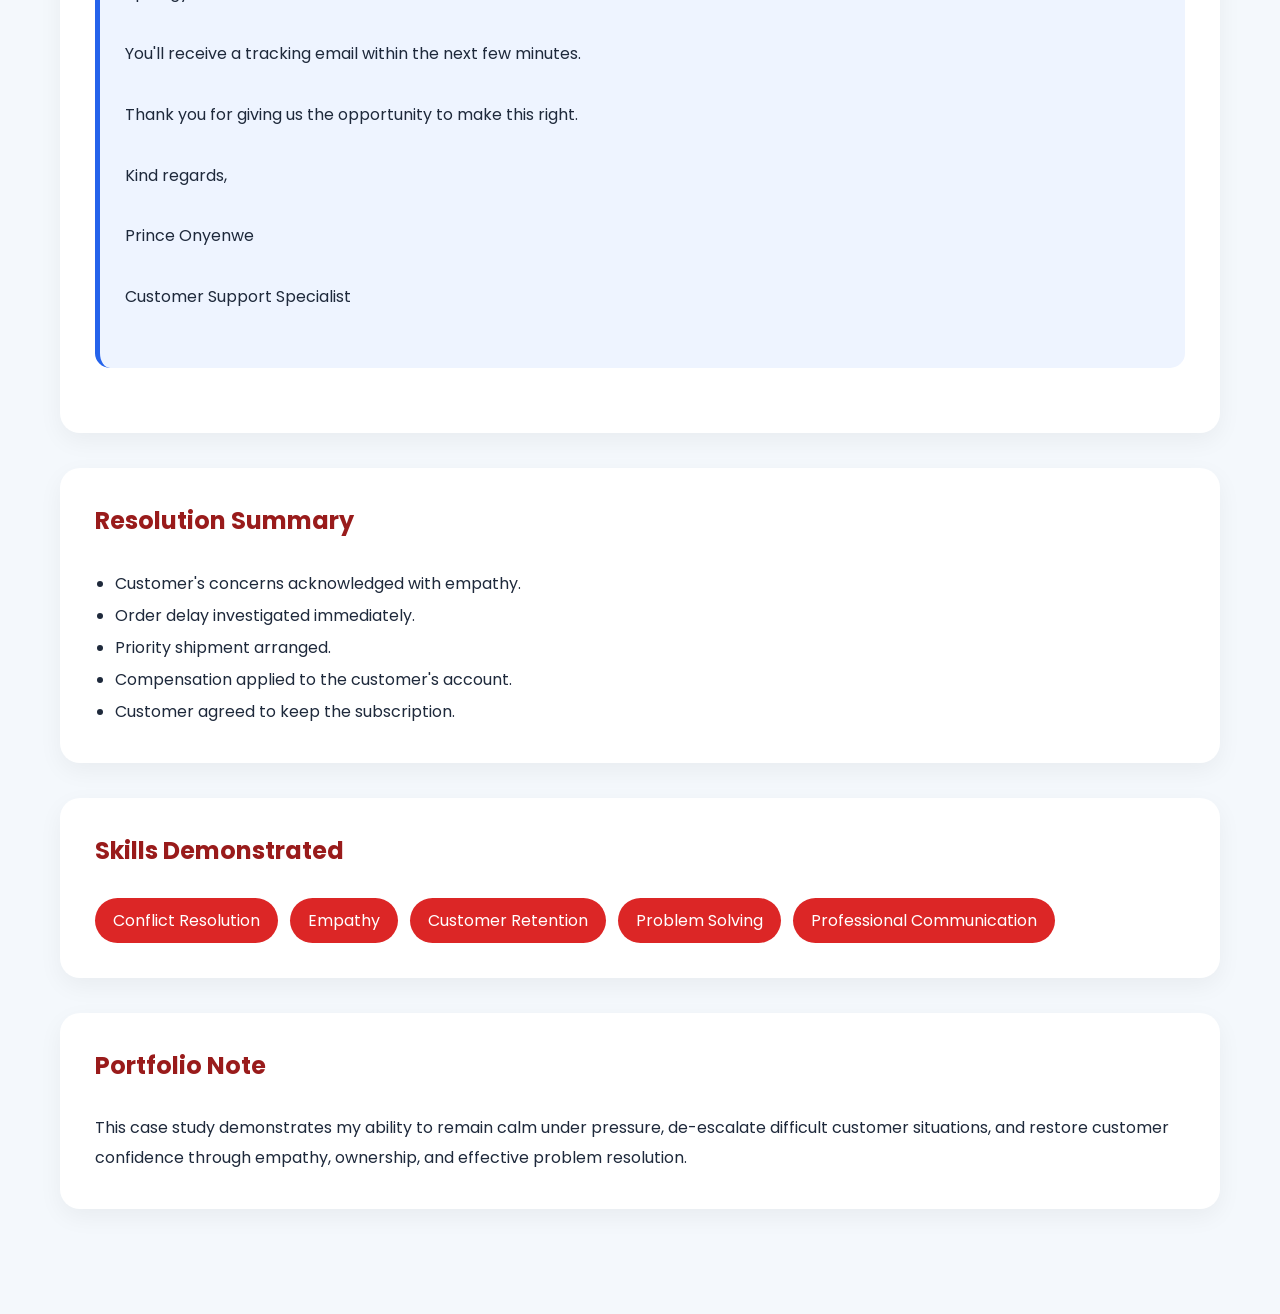
<file: assets/proof-of-work/customer-support/angry-customer.html>
<!DOCTYPE html>
<html lang="en">
<head>
<meta charset="UTF-8">
<meta name="viewport" content="width=device-width, initial-scale=1.0">

<title>Case Study 03 | Angry Customer De-escalation</title>

<link rel="preconnect" href="https://fonts.googleapis.com">
<link rel="preconnect" href="https://fonts.gstatic.com" crossorigin>
<link href="https://fonts.googleapis.com/css2?family=Poppins:wght@300;400;500;600;700&display=swap" rel="stylesheet">

<style>

*{
margin:0;
padding:0;
box-sizing:border-box;
font-family:'Poppins',sans-serif;
}

body{
background:#f4f8fc;
color:#1e293b;
}

.container{
max-width:1200px;
margin:50px auto;
padding:20px;
}

.back-btn{
display:inline-block;
margin-bottom:25px;
text-decoration:none;
color:#2563eb;
font-weight:600;
}

.header{
background:linear-gradient(135deg,#dc2626,#b91c1c);
padding:45px;
border-radius:20px;
color:#fff;
box-shadow:0 15px 35px rgba(0,0,0,.08);
margin-bottom:35px;
}

.header h1{
font-size:2.3rem;
margin-bottom:10px;
}

.header p{
opacity:.9;
font-size:1.05rem;
}

.ticket-grid{
display:grid;
grid-template-columns:repeat(auto-fit,minmax(220px,1fr));
gap:20px;
margin-bottom:50px;
}

.ticket-card{
background:#fff;
padding:20px;
border-radius:15px;
box-shadow:0 8px 25px rgba(0,0,0,.05);
}

.ticket-card small{
display:block;
margin-bottom:8px;
color:#64748b;
}

.ticket-card strong{
font-size:1.05rem;
}

.status{
color:#16a34a;
font-weight:700;
}

.case-section{
background:#fff;
padding:35px;
border-radius:20px;
box-shadow:0 8px 25px rgba(0,0,0,.05);
margin-bottom:35px;
}

.case-section h2{
margin-bottom:30px;
color:#991b1b;
}

.message{
margin-bottom:30px;
}

.message-header{
display:flex;
align-items:center;
gap:15px;
margin-bottom:15px;
}

.avatar{
width:55px;
height:55px;
border-radius:50%;
display:flex;
align-items:center;
justify-content:center;
font-weight:700;
color:#fff;
background:#64748b;
}

.agent-avatar{
background:#2563eb;
}

.message-body{
background:#f8fafc;
padding:25px;
border-radius:15px;
line-height:1.9;
white-space:pre-line;
}

.agent .message-body{
background:#eef4ff;
border-left:5px solid #2563eb;
}

.customer .message-body{
border-left:5px solid #ef4444;
}
</style>
</head>

<body>

<div class="container">

<a href="../../index.html" class="back-btn">← Back to Portfolio</a>

<div class="header">

<h1>Case Study 03</h1>

<p>Angry Customer De-escalation</p>

</div>

<div class="ticket-grid">

<div class="ticket-card">
<small>Company</small>
<strong>Acme Software Ltd.</strong>
</div>

<div class="ticket-card">
<small>Ticket ID</small>
<strong>#10581</strong>
</div>

<div class="ticket-card">
<small>Customer</small>
<strong>Emma Wilson</strong>
</div>

<div class="ticket-card">
<small>Support Agent</small>
<strong>Prince Onyenwe</strong>
</div>

<div class="ticket-card">
<small>Status</small>
<strong class="status">Resolved</strong>
</div>

<div class="ticket-card">
<small>Resolution Time</small>
<strong>12 Minutes</strong>
</div>

</div>

<section class="case-section">

<h2>Customer Conversation</h2>

<div class="message customer">

<div class="message-header">

<div class="avatar">EW</div>

<div>
<strong>Emma Wilson</strong><br>
<small>Customer</small>
</div>

</div>

<div class="message-body">

I'm honestly very disappointed.

I've contacted support twice already and nobody has resolved my issue.

I've been charged, my order hasn't arrived, and nobody seems to care.

If this isn't fixed today, I'll cancel my subscription and leave a negative review.

</div>

</div>

<div class="message agent">

<div class="message-header">

<div class="avatar agent-avatar">PO</div>

<div>
<strong>Prince Onyenwe</strong><br>
<small>Customer Support Specialist</small>
</div>

</div>

<div class="message-body">

Hello Emma,

Thank you for reaching out, and I'm sincerely sorry for the frustration you've experienced.

I completely understand why you're upset, especially after contacting us multiple times without a resolution.

I've personally reviewed your order and found that it was delayed because of a courier processing error.

I've arranged for an immediate priority shipment at no additional cost and also added a service credit to your account as an apology for the inconvenience.

You'll receive a tracking email within the next few minutes.

Thank you for giving us the opportunity to make this right.

Kind regards,

Prince Onyenwe

Customer Support Specialist

</div>

</div>

</section>

<section class="case-section">

<h2>Resolution Summary</h2>

<ul style="padding-left:20px;line-height:2;">

<li>Customer's concerns acknowledged with empathy.</li>

<li>Order delay investigated immediately.</li>

<li>Priority shipment arranged.</li>

<li>Compensation applied to the customer's account.</li>

<li>Customer agreed to keep the subscription.</li>

</ul>

</section>

<section class="case-section">

<h2>Skills Demonstrated</h2>

<div style="display:flex;flex-wrap:wrap;gap:12px;">

<span style="background:#dc2626;color:#fff;padding:10px 18px;border-radius:30px;">Conflict Resolution</span>

<span style="background:#dc2626;color:#fff;padding:10px 18px;border-radius:30px;">Empathy</span>

<span style="background:#dc2626;color:#fff;padding:10px 18px;border-radius:30px;">Customer Retention</span>

<span style="background:#dc2626;color:#fff;padding:10px 18px;border-radius:30px;">Problem Solving</span>

<span style="background:#dc2626;color:#fff;padding:10px 18px;border-radius:30px;">Professional Communication</span>

</div>

</section>

<section class="case-section">

<h2>Portfolio Note</h2>

<p style="line-height:1.9;">

This case study demonstrates my ability to remain calm under pressure, de-escalate difficult customer situations, and restore customer confidence through empathy, ownership, and effective problem resolution.

</p>

</section>

</div>

</body>
</html>
</file>
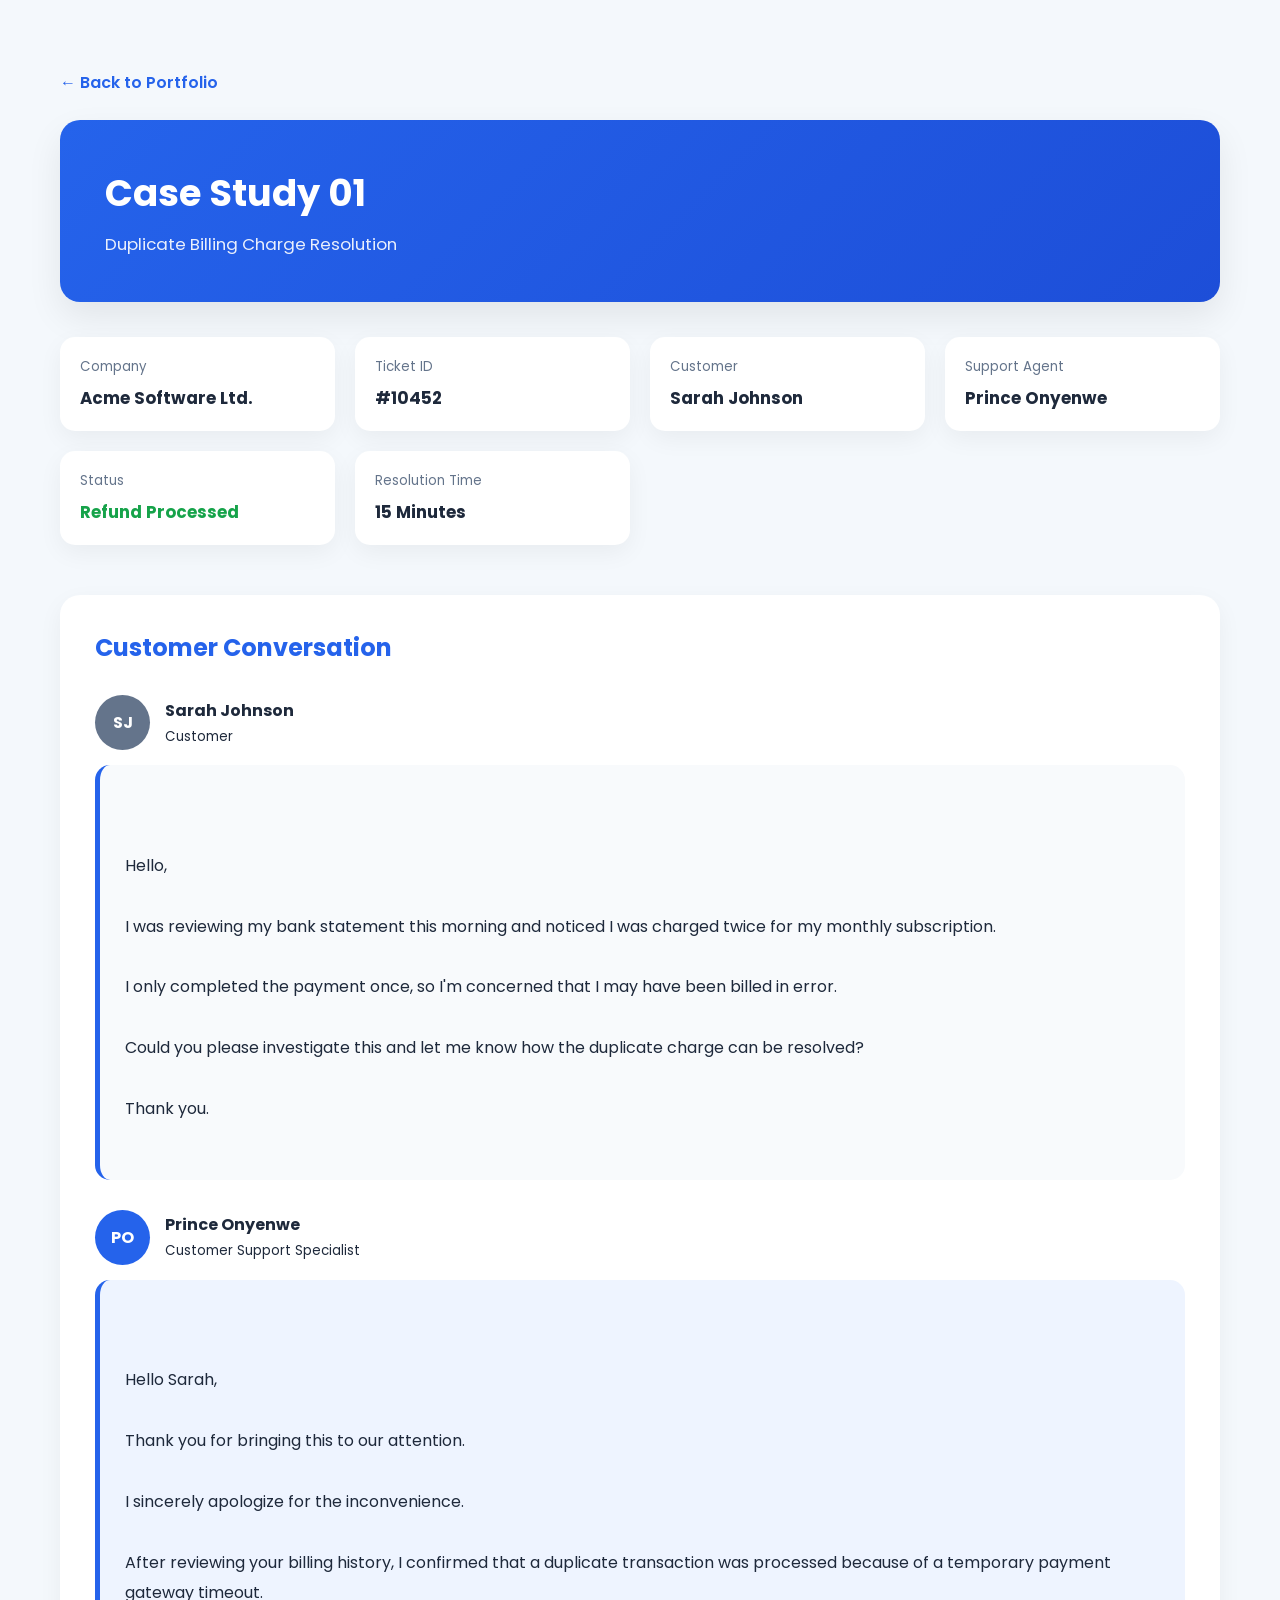
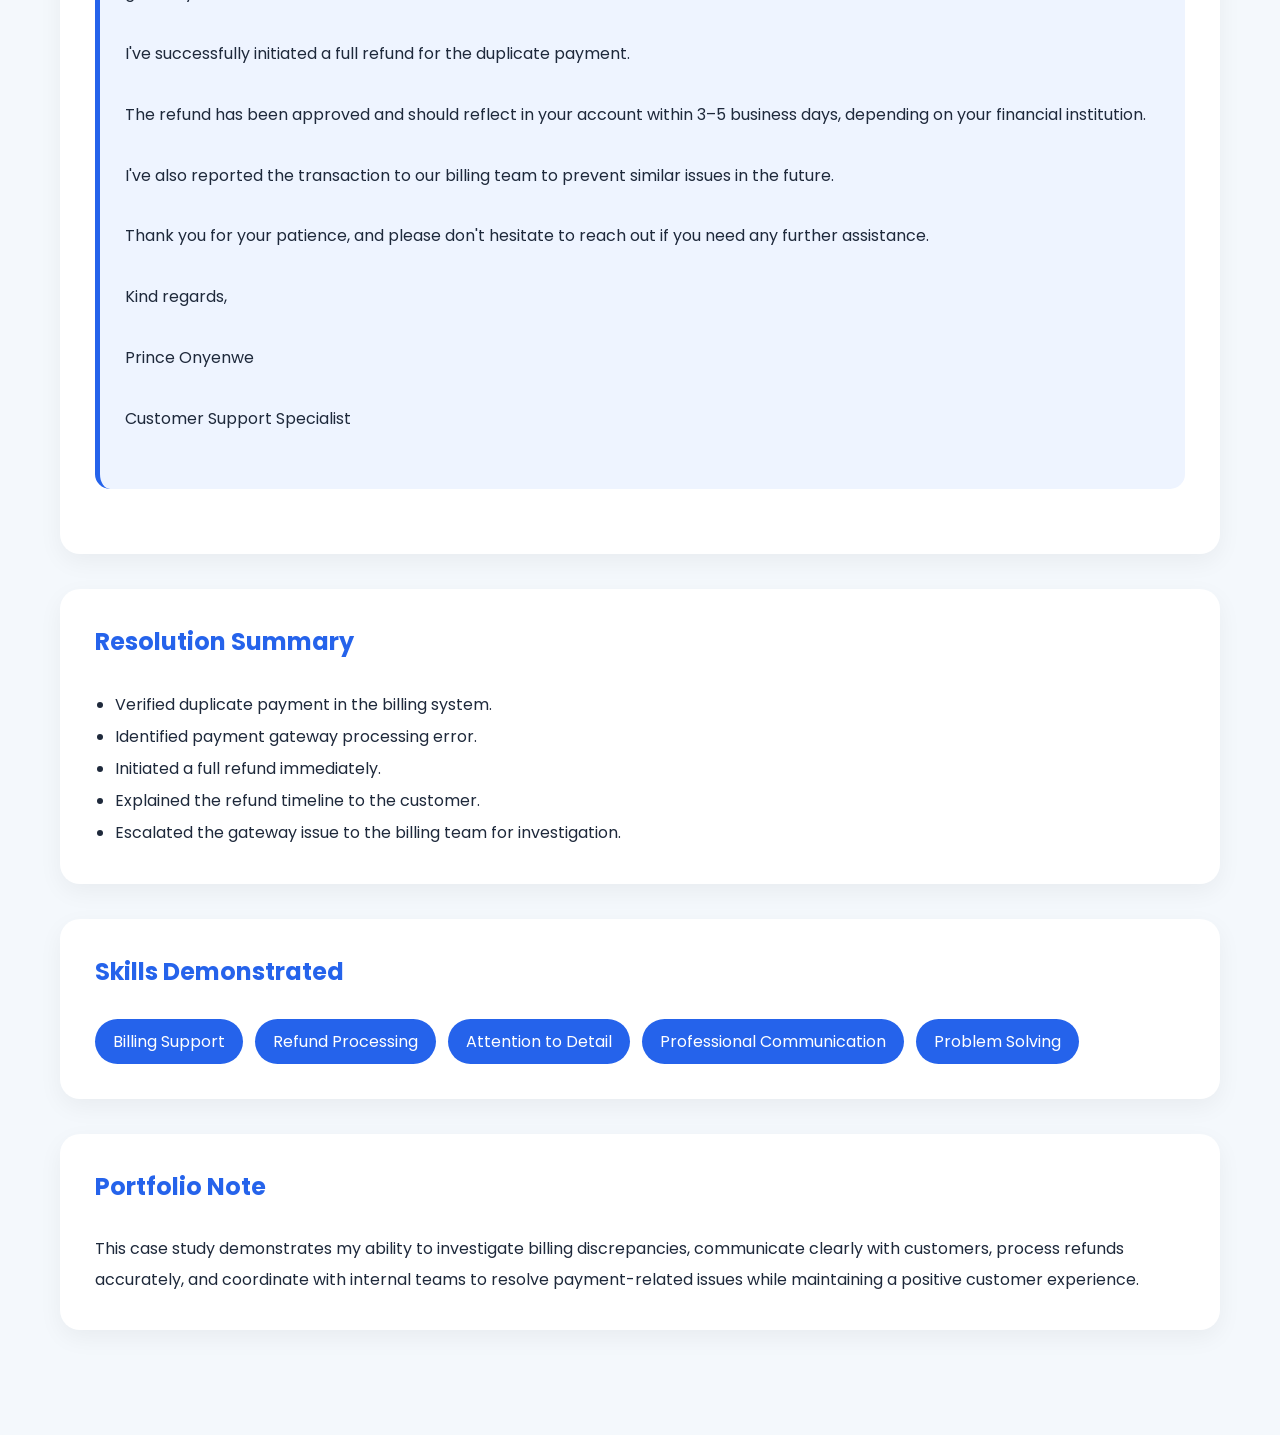
<file: assets/proof-of-work/customer-support/billing-issue.html>
<!DOCTYPE html>
<html lang="en">
<head>
<meta charset="UTF-8">
<meta name="viewport" content="width=device-width, initial-scale=1.0">

<title>Case Study 01 | Duplicate Billing Charge Resolution</title>

<link rel="preconnect" href="https://fonts.googleapis.com">
<link rel="preconnect" href="https://fonts.gstatic.com" crossorigin>
<link href="https://fonts.googleapis.com/css2?family=Poppins:wght@300;400;500;600;700&display=swap" rel="stylesheet">

<style>

*{
margin:0;
padding:0;
box-sizing:border-box;
font-family:'Poppins',sans-serif;
}

body{
background:#f4f8fc;
color:#1e293b;
}

.container{
max-width:1200px;
margin:50px auto;
padding:20px;
}

.back-btn{
display:inline-block;
margin-bottom:25px;
text-decoration:none;
color:#2563eb;
font-weight:600;
}

.header{
background:linear-gradient(135deg,#2563eb,#1d4ed8);
padding:45px;
border-radius:20px;
color:#fff;
box-shadow:0 15px 35px rgba(0,0,0,.08);
margin-bottom:35px;
}

.header h1{
font-size:2.3rem;
margin-bottom:10px;
}

.header p{
opacity:.9;
font-size:1.05rem;
}

.ticket-grid{
display:grid;
grid-template-columns:repeat(auto-fit,minmax(220px,1fr));
gap:20px;
margin-bottom:50px;
}

.ticket-card{
background:#fff;
padding:20px;
border-radius:15px;
box-shadow:0 8px 25px rgba(0,0,0,.05);
}

.ticket-card small{
display:block;
margin-bottom:8px;
color:#64748b;
}

.ticket-card strong{
font-size:1.05rem;
}

.status{
color:#16a34a;
font-weight:700;
}

.case-section{
background:#fff;
padding:35px;
border-radius:20px;
box-shadow:0 8px 25px rgba(0,0,0,.05);
margin-bottom:35px;
}

.case-section h2{
margin-bottom:30px;
color:#2563eb;
}

.message{
margin-bottom:30px;
}

.message-header{
display:flex;
align-items:center;
gap:15px;
margin-bottom:15px;
}

.avatar{
width:55px;
height:55px;
border-radius:50%;
display:flex;
align-items:center;
justify-content:center;
font-weight:700;
color:#fff;
background:#64748b;
}

.agent-avatar{
background:#2563eb;
}

.message-body{
background:#f8fafc;
padding:25px;
border-radius:15px;
line-height:1.9;
white-space:pre-line;
}

.agent .message-body{
background:#eef4ff;
border-left:5px solid #2563eb;
}

.customer .message-body{
border-left:5px solid #2563eb;
}
</style>
</head>

<body>

<div class="container">

<a href="../../index.html" class="back-btn">← Back to Portfolio</a>

<div class="header">

<h1>Case Study 01</h1>

<p>Duplicate Billing Charge Resolution</p>

</div>

<div class="ticket-grid">

<div class="ticket-card">
<small>Company</small>
<strong>Acme Software Ltd.</strong>
</div>

<div class="ticket-card">
<small>Ticket ID</small>
<strong>#10452</strong>
</div>

<div class="ticket-card">
<small>Customer</small>
<strong>Sarah Johnson</strong>
</div>

<div class="ticket-card">
<small>Support Agent</small>
<strong>Prince Onyenwe</strong>
</div>

<div class="ticket-card">
<small>Status</small>
<strong class="status">Refund Processed</strong>
</div>

<div class="ticket-card">
<small>Resolution Time</small>
<strong>15 Minutes</strong>
</div>

</div>

<section class="case-section">

<h2>Customer Conversation</h2>

<div class="message customer">

<div class="message-header">

<div class="avatar">SJ</div>

<div>
<strong>Sarah Johnson</strong><br>
<small>Customer</small>
</div>

</div>

<div class="message-body">

Hello,

I was reviewing my bank statement this morning and noticed I was charged twice for my monthly subscription.

I only completed the payment once, so I'm concerned that I may have been billed in error.

Could you please investigate this and let me know how the duplicate charge can be resolved?

Thank you.

</div>

</div>

<div class="message agent">

<div class="message-header">

<div class="avatar agent-avatar">PO</div>

<div>
<strong>Prince Onyenwe</strong><br>
<small>Customer Support Specialist</small>
</div>

</div>

<div class="message-body">

Hello Sarah,

Thank you for bringing this to our attention.

I sincerely apologize for the inconvenience.

After reviewing your billing history, I confirmed that a duplicate transaction was processed because of a temporary payment gateway timeout.

I've successfully initiated a full refund for the duplicate payment.

The refund has been approved and should reflect in your account within 3–5 business days, depending on your financial institution.

I've also reported the transaction to our billing team to prevent similar issues in the future.

Thank you for your patience, and please don't hesitate to reach out if you need any further assistance.

Kind regards,

Prince Onyenwe

Customer Support Specialist

</div>

</div>

</section>

<section class="case-section">

<h2>Resolution Summary</h2>

<ul style="padding-left:20px;line-height:2;">

<li>Verified duplicate payment in the billing system.</li>

<li>Identified payment gateway processing error.</li>

<li>Initiated a full refund immediately.</li>

<li>Explained the refund timeline to the customer.</li>

<li>Escalated the gateway issue to the billing team for investigation.</li>

</ul>

</section>

<section class="case-section">

<h2>Skills Demonstrated</h2>

<div style="display:flex;flex-wrap:wrap;gap:12px;">

<span style="background:#2563eb;color:#fff;padding:10px 18px;border-radius:30px;">Billing Support</span>

<span style="background:#2563eb;color:#fff;padding:10px 18px;border-radius:30px;">Refund Processing</span>

<span style="background:#2563eb;color:#fff;padding:10px 18px;border-radius:30px;">Attention to Detail</span>

<span style="background:#2563eb;color:#fff;padding:10px 18px;border-radius:30px;">Professional Communication</span>

<span style="background:#2563eb;color:#fff;padding:10px 18px;border-radius:30px;">Problem Solving</span>

</div>

</section>

<section class="case-section">

<h2>Portfolio Note</h2>

<p style="line-height:1.9;">

This case study demonstrates my ability to investigate billing discrepancies, communicate clearly with customers, process refunds accurately, and coordinate with internal teams to resolve payment-related issues while maintaining a positive customer experience.

</p>

</section>

</div>

</body>
</html>
</file>
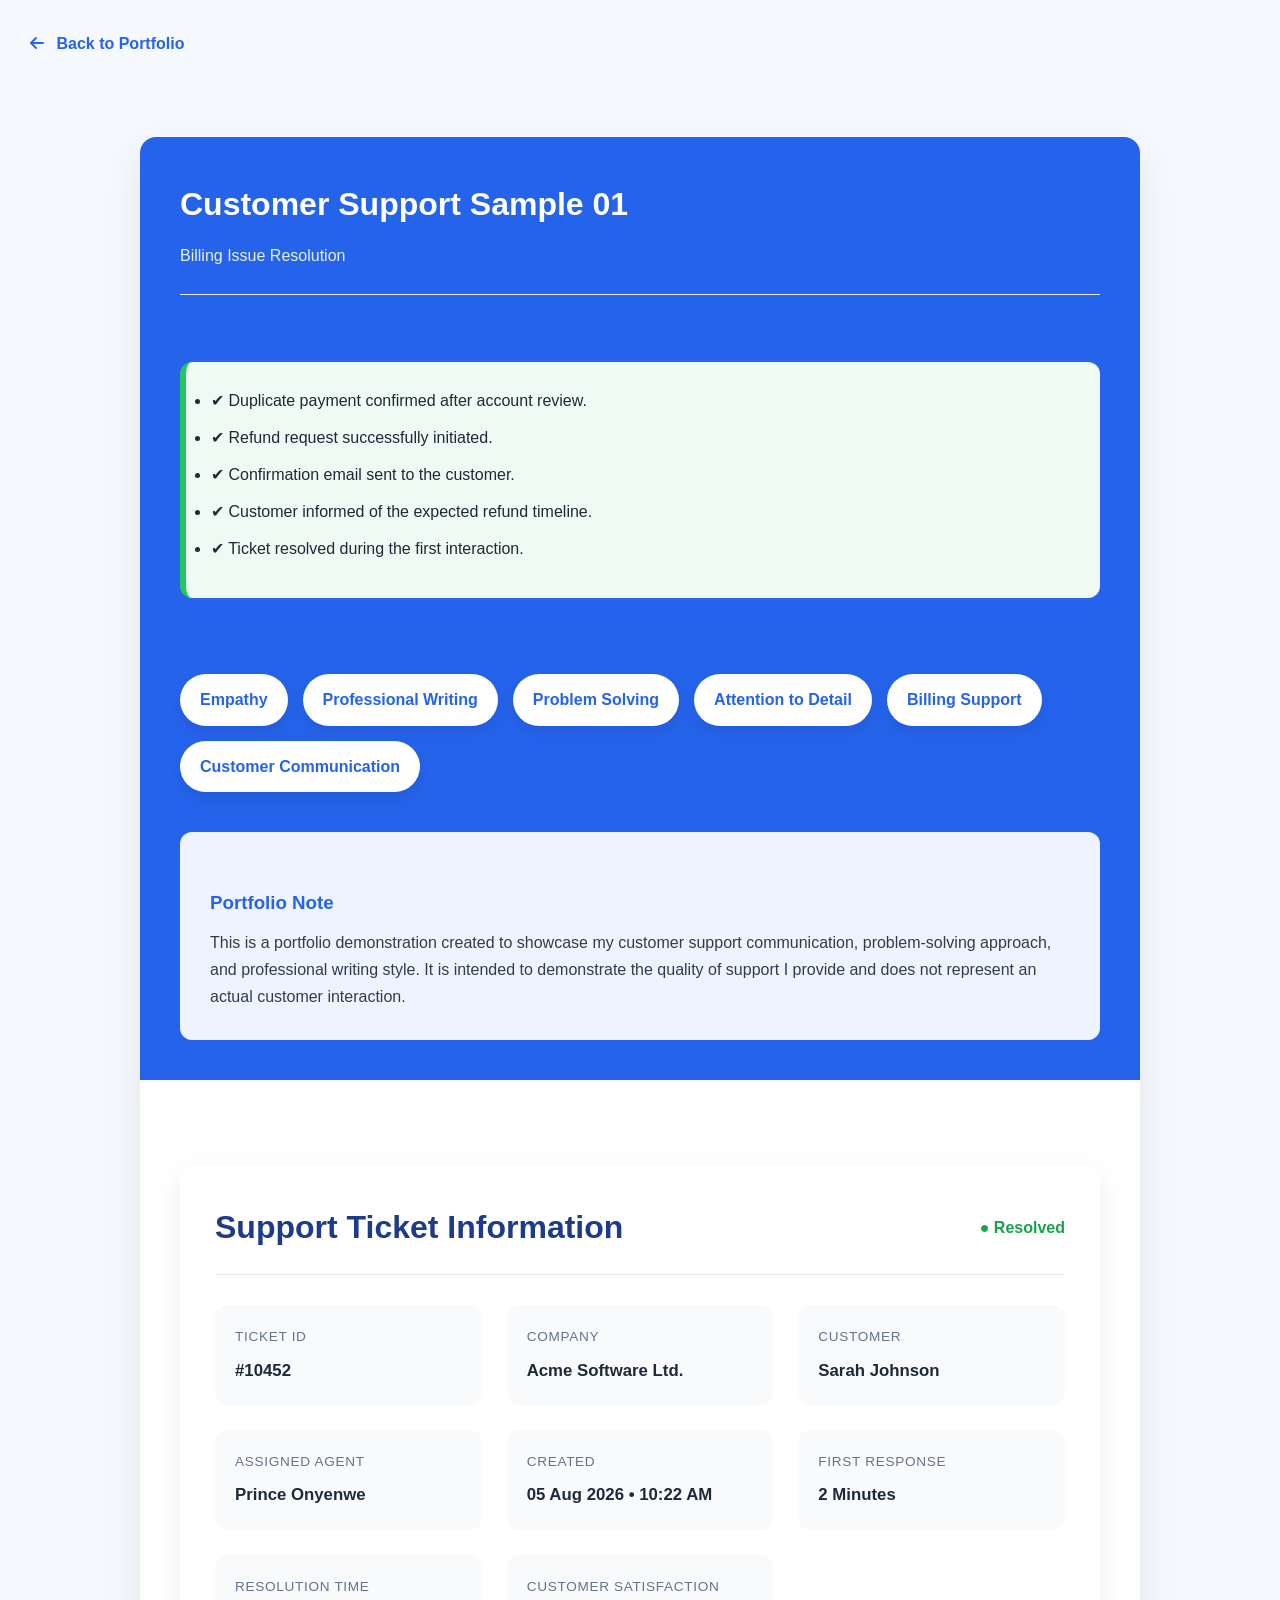
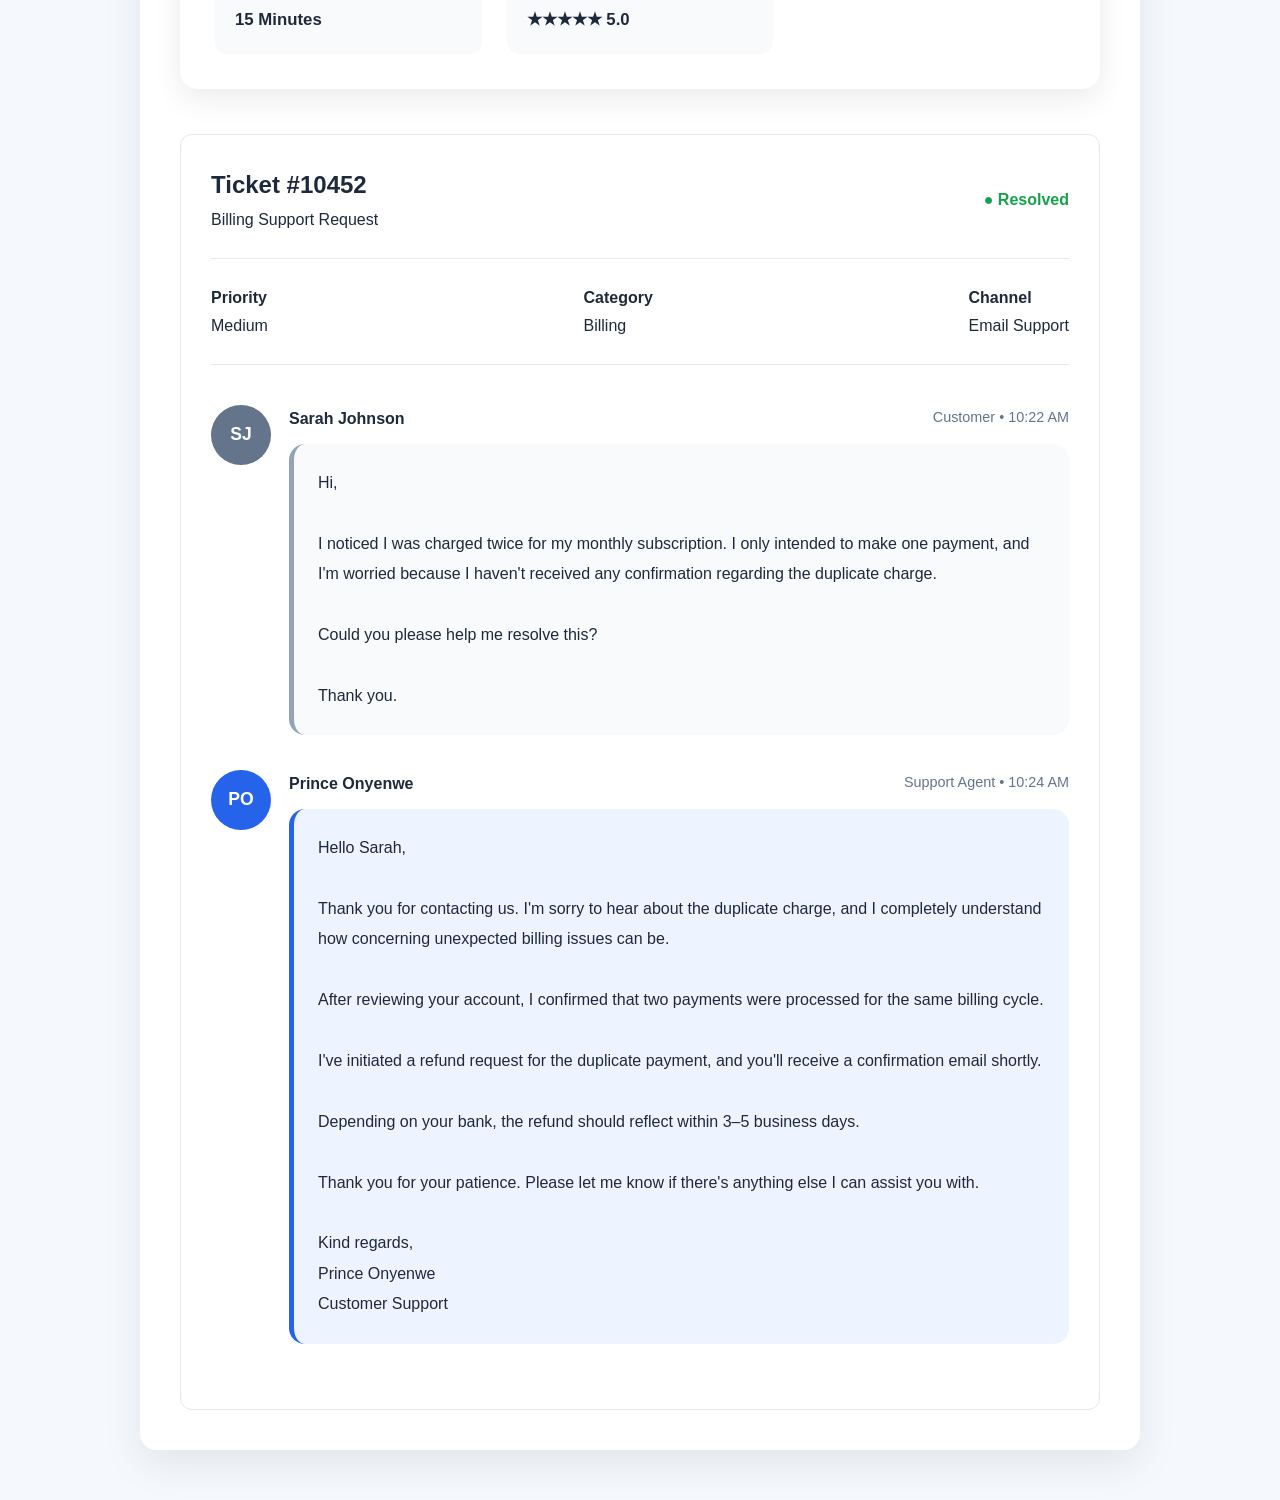
<file: assets/proof-of-work/customer-support/customer-support-template.html>
<!DOCTYPE html>
<html lang="en">
<head>
    <meta charset="UTF-8">
    <meta name="viewport" content="width=device-width, initial-scale=1.0">
    <title>Customer Support Portfolio | Billing Issue Resolution</title>

    <link rel="stylesheet" href="https://cdnjs.cloudflare.com/ajax/libs/font-awesome/6.5.2/css/all.min.css">

    <style>

        *{
            margin:0;
            padding:0;
            box-sizing:border-box;
            font-family:'Segoe UI',sans-serif;
        }

        body{
            background:#f5f8fc;
            color:#1e293b;
            line-height:1.7;
        }

        .container{
            max-width:1000px;
            margin:50px auto;
            background:#fff;
            border-radius:16px;
            overflow:hidden;
            box-shadow:0 15px 40px rgba(0,0,0,.08);
        }

        .header{
            background:#2563eb;
            color:#fff;
            padding:40px;
        }

        .header h1{
            font-size:2rem;
            margin-bottom:10px;
        }

        .header p{
            opacity:.9;
        }

        .content{
            padding:40px;
        }

        .back-btn{
            display:inline-block;
            margin:30px;
            text-decoration:none;
            color:#2563eb;
            font-weight:600;
        }

        .back-btn i{
            margin-right:8px;
        }
.ticket-card{
    border:1px solid #e5e7eb;
    border-radius:12px;
    padding:30px;
}

.ticket-header{
    display:flex;
    justify-content:space-between;
    align-items:center;
    margin-bottom:20px;
}

.ticket-info{
    display:flex;
    justify-content:space-between;
    margin:25px 0;
}

.customer-message,
.agent-response{
    margin-top:15px;
    margin-bottom:30px;
    background:#f8fafc;
    padding:20px;
    border-left:5px solid #2563eb;
    border-radius:8px;
}

.resolved{
    color:#16a34a;
    font-weight:bold;
}

h3{
    margin-top:25px;
    margin-bottom:10px;
    color:#2563eb;
}

hr{
    border:none;
    border-top:1px solid #e5e7eb;
    margin:25px 0;
}
.resolution-box{
    background:#eefaf3;
    border-left:6px solid #22c55e;
    border-radius:12px;
    padding:25px;
    color:#1f2937;
}

.resolution-box ul{
    color:#1f2937;
}

.resolution-box li{
    color:#1f2937;
    margin-bottom:10px;
}

.portfolio-note{
    background:#eef4ff;
    padding:30px;
    border-radius:12px;
    color:#1f2937;
}

.portfolio-note p{
    color:#1f2937;
}

.skills-grid{
    display:flex;
    flex-wrap:wrap;
    gap:15px;
    margin-top:20px;
    margin-bottom:40px;
}

.skills-grid span{
    background:#ffffff;
    color:#2563eb;
    padding:12px 20px;
    border-radius:40px;
    font-weight:600;
    box-shadow:0 6px 15px rgba(0,0,0,.08);
}


.portfolio-note{
    background:#eef4ff;
    padding:30px;
    border-radius:12px;
    color:#1f2937;
    margin-top:20px;
}
/* ===========================
   Ticket Information Card
=========================== */

.ticket-info-card{
    background:#ffffff;
    border-radius:18px;
    padding:35px;
    margin:45px 0;
    box-shadow:0 10px 30px rgba(0,0,0,.08);
}

.ticket-info-header{
    display:flex;
    justify-content:space-between;
    align-items:center;
    margin-bottom:30px;
    border-bottom:1px solid #e5e7eb;
    padding-bottom:20px;
}

.ticket-info-header h2{
    color:#1e3a8a;
    font-size:2rem;
}

.ticket-grid{
    display:grid;
    grid-template-columns:repeat(auto-fit,minmax(230px,1fr));
    gap:25px;
}

.ticket-item{
    background:#f8fafc;
    padding:20px;
    border-radius:12px;
}

.ticket-item .label{
    display:block;
    color:#64748b;
    font-size:.85rem;
    margin-bottom:8px;
    text-transform:uppercase;
    letter-spacing:.05em;
}

.ticket-item strong{
    font-size:1.05rem;
    color:#1e293b;
}

.status.resolved{
    color:#16a34a;
    font-weight:700;
    font-size:1rem;
}
/* ==========================
   Conversation Layout
========================== */

.conversation{

    margin-top:40px;

}

.chat{

    display:flex;

    gap:18px;

    margin-bottom:35px;

    align-items:flex-start;

}

.avatar{

    width:60px;

    height:60px;

    border-radius:50%;

    display:flex;

    align-items:center;

    justify-content:center;

    color:#fff;

    font-weight:700;

    font-size:1.1rem;

    flex-shrink:0;

}

.customer-avatar{

    background:#64748b;

}

.agent-avatar{

    background:#2563eb;

}

.chat-content{

    flex:1;

}

.chat-header{

    display:flex;

    justify-content:space-between;

    margin-bottom:12px;

}

.chat-header strong{

    color:#1e293b;

}

.chat-header span{

    color:#64748b;

    font-size:.9rem;

}

.chat-bubble{

    padding:24px;

    border-radius:16px;

    line-height:1.9;

    font-size:1rem;

}

.customer{

    background:#f8fafc;

    border-left:5px solid #94a3b8;

}

.agent{

    background:#eef4ff;

    border-left:5px solid #2563eb;

}
    </style>

</head>

<body>

<a href="../../index.html" class="back-btn">
<i class="fa-solid fa-arrow-left"></i>
Back to Portfolio
</a>

<div class="container">

<div class="header">

<h1>Customer Support Sample 01</h1>

<p>Billing Issue Resolution</p>
<hr>

<h3>Resolution Summary</h3>

<div class="resolution-box">

    <ul>
        <li>✔ Duplicate payment confirmed after account review.</li>
        <li>✔ Refund request successfully initiated.</li>
        <li>✔ Confirmation email sent to the customer.</li>
        <li>✔ Customer informed of the expected refund timeline.</li>
        <li>✔ Ticket resolved during the first interaction.</li>
    </ul>

</div>

<h3>Skills Demonstrated</h3>

<div class="skills-grid">

    <span>Empathy</span>
    <span>Professional Writing</span>
    <span>Problem Solving</span>
    <span>Attention to Detail</span>
    <span>Billing Support</span>
    <span>Customer Communication</span>

</div>

<div class="portfolio-note">

    <h3>Portfolio Note</h3>

    <p>

        This is a portfolio demonstration created to showcase my customer support communication,
        problem-solving approach, and professional writing style.

        It is intended to demonstrate the quality of support I provide and does not represent an actual customer interaction.

    </p>

</div>
</div>

<div class="content">

    <!-- Ticket Information -->
<div class="ticket-info-card">

    <div class="ticket-info-header">
        <h2>Support Ticket Information</h2>
        <span class="status resolved">● Resolved</span>
    </div>

    <div class="ticket-grid">

        <div class="ticket-item">
            <span class="label">Ticket ID</span>
            <strong>#10452</strong>
        </div>

        <div class="ticket-item">
            <span class="label">Company</span>
            <strong>Acme Software Ltd.</strong>
        </div>

        <div class="ticket-item">
            <span class="label">Customer</span>
            <strong>Sarah Johnson</strong>
        </div>

        <div class="ticket-item">
            <span class="label">Assigned Agent</span>
            <strong>Prince Onyenwe</strong>
        </div>

        <div class="ticket-item">
            <span class="label">Created</span>
            <strong>05 Aug 2026 • 10:22 AM</strong>
        </div>

        <div class="ticket-item">
            <span class="label">First Response</span>
            <strong>2 Minutes</strong>
        </div>

        <div class="ticket-item">
            <span class="label">Resolution Time</span>
            <strong>15 Minutes</strong>
        </div>

        <div class="ticket-item">
            <span class="label">Customer Satisfaction</span>
            <strong>★★★★★ 5.0</strong>
        </div>

    </div>

</div>

<div class="ticket-card">

    <div class="ticket-header">

        <div>
            <h2>Ticket #10452</h2>
            <p>Billing Support Request</p>
        </div>

        <div class="status">
            <span class="resolved">● Resolved</span>
        </div>

    </div>

    <hr>

    <div class="ticket-info">

        <div>
            <strong>Priority</strong><br>
            Medium
        </div>

        <div>
            <strong>Category</strong><br>
            Billing
        </div>

        <div>
            <strong>Channel</strong><br>
            Email Support
        </div>

    </div>

    <hr>

    <!-- Conversation -->

<div class="conversation">

    <div class="chat customer-chat">

        <div class="avatar customer-avatar">
            SJ
        </div>

        <div class="chat-content">

            <div class="chat-header">
                <strong>Sarah Johnson</strong>
                <span>Customer • 10:22 AM</span>
            </div>

            <div class="chat-bubble customer">

                Hi,

                <br><br>

                I noticed I was charged twice for my monthly subscription. I only intended to make one payment, and I'm worried because I haven't received any confirmation regarding the duplicate charge.

                <br><br>

                Could you please help me resolve this?

                <br><br>

                Thank you.

            </div>

        </div>

    </div>



    <div class="chat agent-chat">

        <div class="avatar agent-avatar">
            PO
        </div>

        <div class="chat-content">

            <div class="chat-header">
                <strong>Prince Onyenwe</strong>
                <span>Support Agent • 10:24 AM</span>
            </div>

            <div class="chat-bubble agent">

                Hello Sarah,

                <br><br>

                Thank you for contacting us.

                I'm sorry to hear about the duplicate charge, and I completely understand how concerning unexpected billing issues can be.

                <br><br>

                After reviewing your account, I confirmed that two payments were processed for the same billing cycle.

                <br><br>

                I've initiated a refund request for the duplicate payment, and you'll receive a confirmation email shortly.

                <br><br>

                Depending on your bank, the refund should reflect within 3–5 business days.

                <br><br>

                Thank you for your patience.

                Please let me know if there's anything else I can assist you with.

                <br><br>

                Kind regards,

                <br>

                Prince Onyenwe

                <br>

                Customer Support

            </div>

        </div>

    </div>

</div>

</body>
</html>
</file>
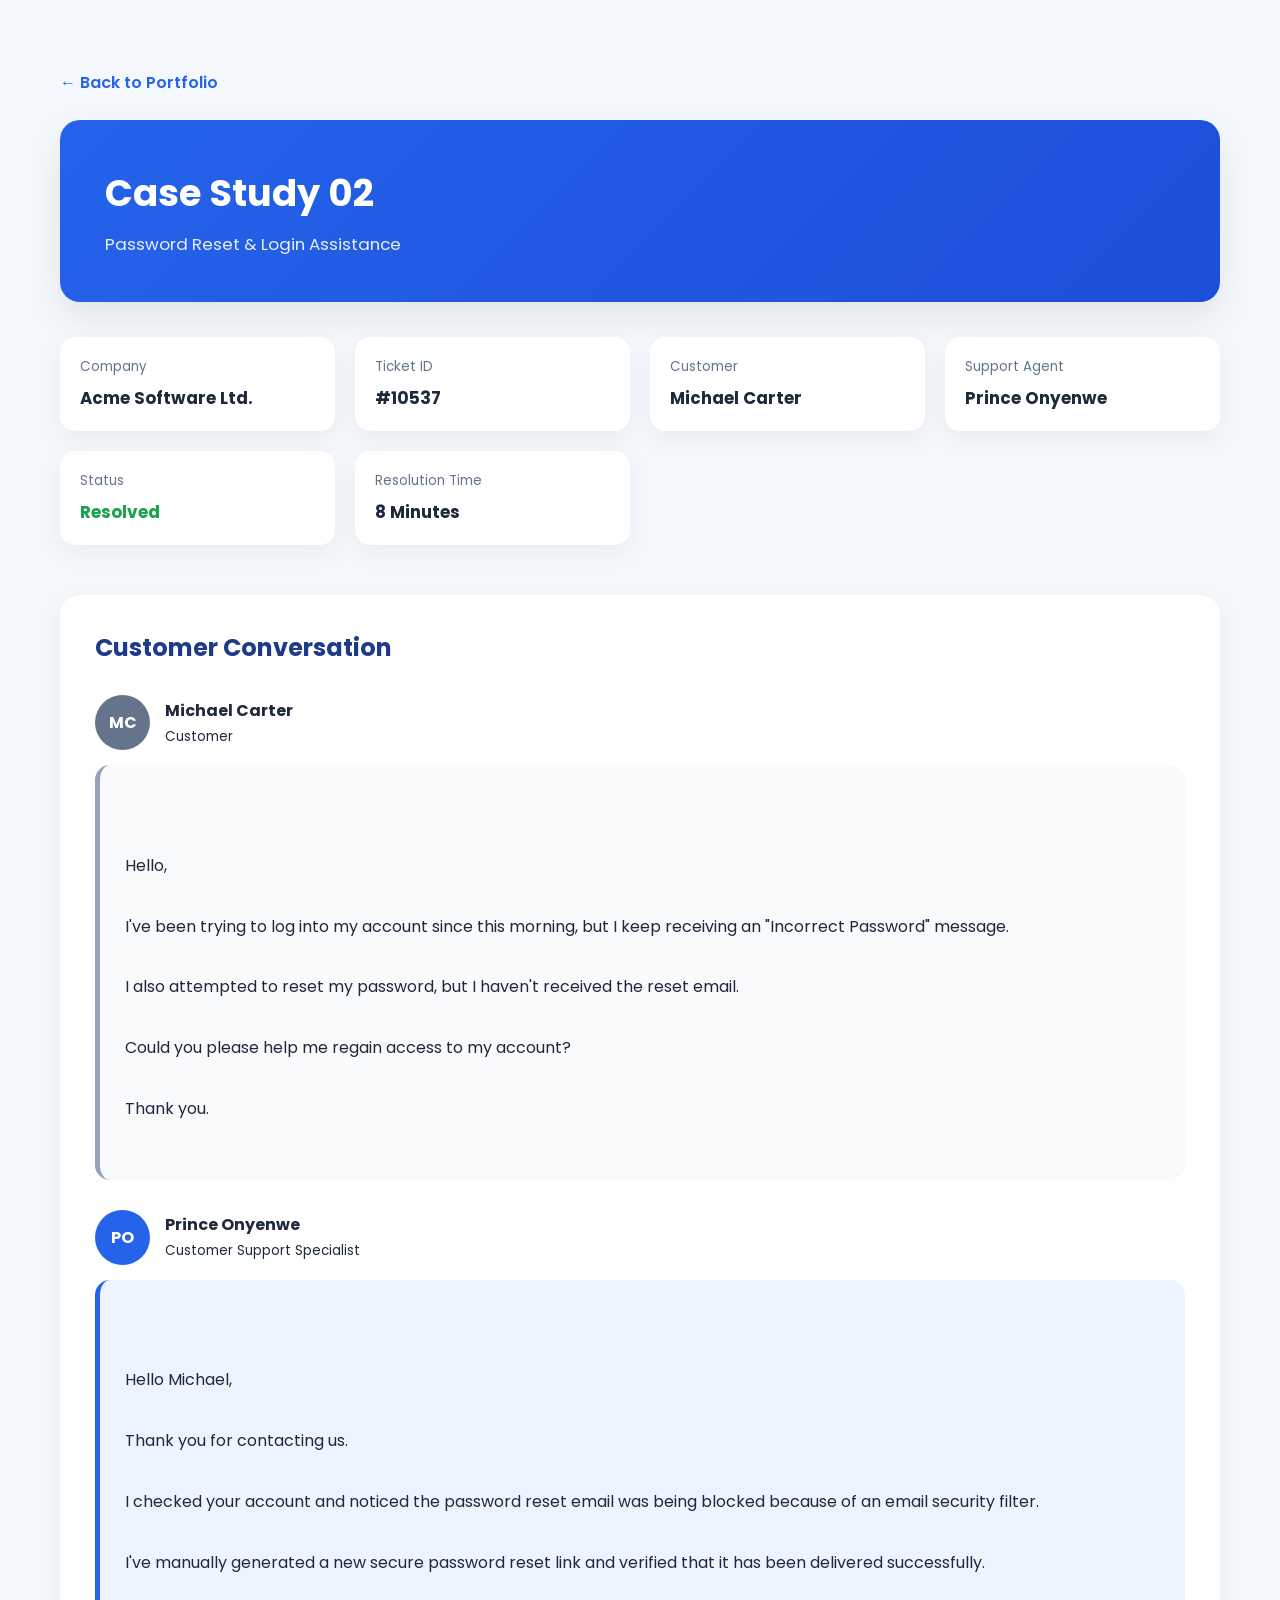
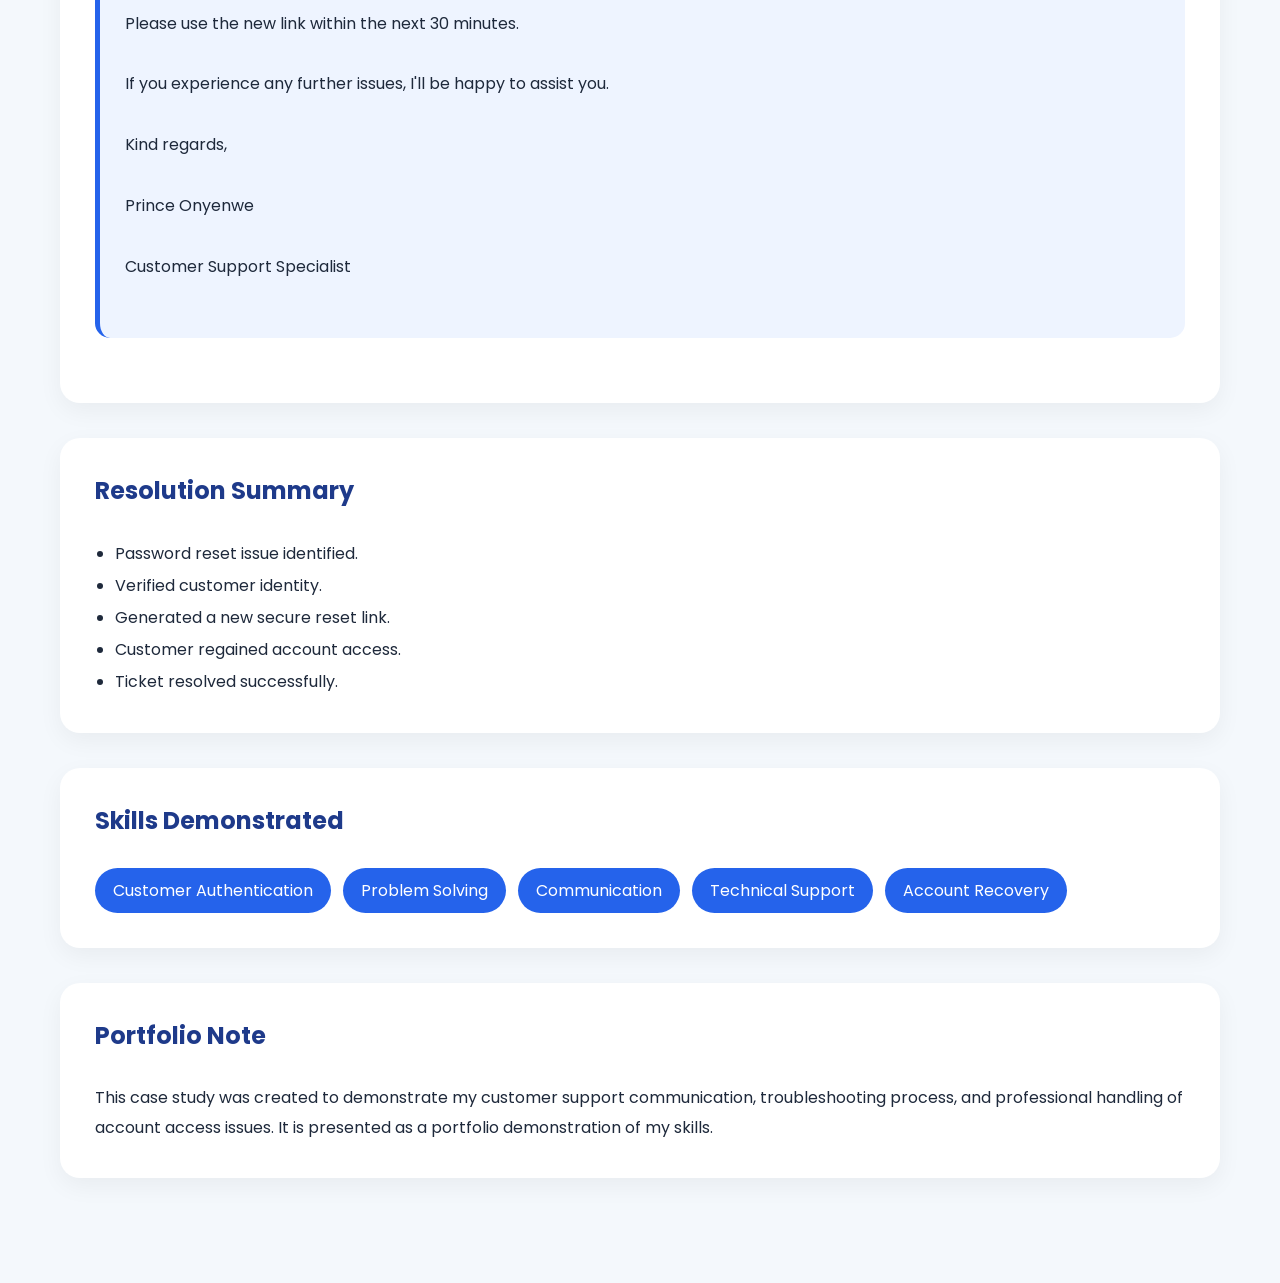
<file: assets/proof-of-work/customer-support/password-reset.html>
<!DOCTYPE html>
<html lang="en">
<head>
<meta charset="UTF-8">
<meta name="viewport" content="width=device-width, initial-scale=1.0">

<title>Case Study 02 | Password Reset & Login Assistance</title>

<link rel="preconnect" href="https://fonts.googleapis.com">
<link rel="preconnect" href="https://fonts.gstatic.com" crossorigin>
<link href="https://fonts.googleapis.com/css2?family=Poppins:wght@300;400;500;600;700&display=swap" rel="stylesheet">

<style>

*{
margin:0;
padding:0;
box-sizing:border-box;
font-family:'Poppins',sans-serif;
}

body{
background:#f4f8fc;
color:#1e293b;
}

.container{
max-width:1200px;
margin:50px auto;
padding:20px;
}

.back-btn{
display:inline-block;
margin-bottom:25px;
text-decoration:none;
color:#2563eb;
font-weight:600;
}

.header{
background:linear-gradient(135deg,#2563eb,#1d4ed8);
padding:45px;
border-radius:20px;
color:#fff;
box-shadow:0 15px 35px rgba(0,0,0,.08);
margin-bottom:35px;
}

.header h1{
font-size:2.3rem;
margin-bottom:10px;
}

.header p{
opacity:.9;
font-size:1.05rem;
}

.ticket-grid{
display:grid;
grid-template-columns:repeat(auto-fit,minmax(220px,1fr));
gap:20px;
margin-bottom:50px;
}

.ticket-card{
background:#fff;
padding:20px;
border-radius:15px;
box-shadow:0 8px 25px rgba(0,0,0,.05);
}

.ticket-card small{
display:block;
margin-bottom:8px;
color:#64748b;
}

.ticket-card strong{
font-size:1.05rem;
}

.status{
color:#16a34a;
font-weight:700;
}

.case-section{
background:#fff;
padding:35px;
border-radius:20px;
box-shadow:0 8px 25px rgba(0,0,0,.05);
margin-bottom:35px;
}

.case-section h2{
margin-bottom:30px;
color:#1e3a8a;
}

.message{
margin-bottom:30px;
}

.message-header{
display:flex;
align-items:center;
gap:15px;
margin-bottom:15px;
}

.avatar{
width:55px;
height:55px;
border-radius:50%;
display:flex;
align-items:center;
justify-content:center;
font-weight:700;
color:#fff;
background:#64748b;
}

.agent-avatar{
background:#2563eb;
}

.message-body{
background:#f8fafc;
padding:25px;
border-radius:15px;
line-height:1.9;
white-space:pre-line;
}

.agent .message-body{
background:#eef4ff;
border-left:5px solid #2563eb;
}

.customer .message-body{
border-left:5px solid #94a3b8;
}
</style>
</head>

<body>

<div class="container">

<a href="../../index.html" class="back-btn">← Back to Portfolio</a>

<div class="header">
<h1>Case Study 02</h1>
<p>Password Reset & Login Assistance</p>
</div>

<div class="ticket-grid">

<div class="ticket-card">
<small>Company</small>
<strong>Acme Software Ltd.</strong>
</div>

<div class="ticket-card">
<small>Ticket ID</small>
<strong>#10537</strong>
</div>

<div class="ticket-card">
<small>Customer</small>
<strong>Michael Carter</strong>
</div>

<div class="ticket-card">
<small>Support Agent</small>
<strong>Prince Onyenwe</strong>
</div>

<div class="ticket-card">
<small>Status</small>
<strong class="status">Resolved</strong>
</div>

<div class="ticket-card">
<small>Resolution Time</small>
<strong>8 Minutes</strong>
</div>

</div>

<section class="case-section">

<h2>Customer Conversation</h2>

<div class="message customer">

<div class="message-header">

<div class="avatar">MC</div>

<div>
<strong>Michael Carter</strong><br>
<small>Customer</small>
</div>

</div>

<div class="message-body">

Hello,

I've been trying to log into my account since this morning, but I keep receiving an "Incorrect Password" message.

I also attempted to reset my password, but I haven't received the reset email.

Could you please help me regain access to my account?

Thank you.

</div>

</div>

<div class="message agent">

<div class="message-header">

<div class="avatar agent-avatar">PO</div>

<div>
<strong>Prince Onyenwe</strong><br>
<small>Customer Support Specialist</small>
</div>

</div>

<div class="message-body">

Hello Michael,

Thank you for contacting us.

I checked your account and noticed the password reset email was being blocked because of an email security filter.

I've manually generated a new secure password reset link and verified that it has been delivered successfully.

Please use the new link within the next 30 minutes.

If you experience any further issues, I'll be happy to assist you.

Kind regards,

Prince Onyenwe

Customer Support Specialist

</div>

</div>

</section>

<section class="case-section">

<h2>Resolution Summary</h2>

<ul style="padding-left:20px;line-height:2;">
<li>Password reset issue identified.</li>
<li>Verified customer identity.</li>
<li>Generated a new secure reset link.</li>
<li>Customer regained account access.</li>
<li>Ticket resolved successfully.</li>
</ul>

</section>

<section class="case-section">

<h2>Skills Demonstrated</h2>

<div style="display:flex;flex-wrap:wrap;gap:12px;">

<span style="background:#2563eb;color:#fff;padding:10px 18px;border-radius:30px;">Customer Authentication</span>

<span style="background:#2563eb;color:#fff;padding:10px 18px;border-radius:30px;">Problem Solving</span>

<span style="background:#2563eb;color:#fff;padding:10px 18px;border-radius:30px;">Communication</span>

<span style="background:#2563eb;color:#fff;padding:10px 18px;border-radius:30px;">Technical Support</span>

<span style="background:#2563eb;color:#fff;padding:10px 18px;border-radius:30px;">Account Recovery</span>

</div>

</section>

<section class="case-section">

<h2>Portfolio Note</h2>

<p style="line-height:1.9;">

This case study was created to demonstrate my customer support communication, troubleshooting process, and professional handling of account access issues.

It is presented as a portfolio demonstration of my skills.

</p>

</section>

</div>

</body>
</html>
</file>
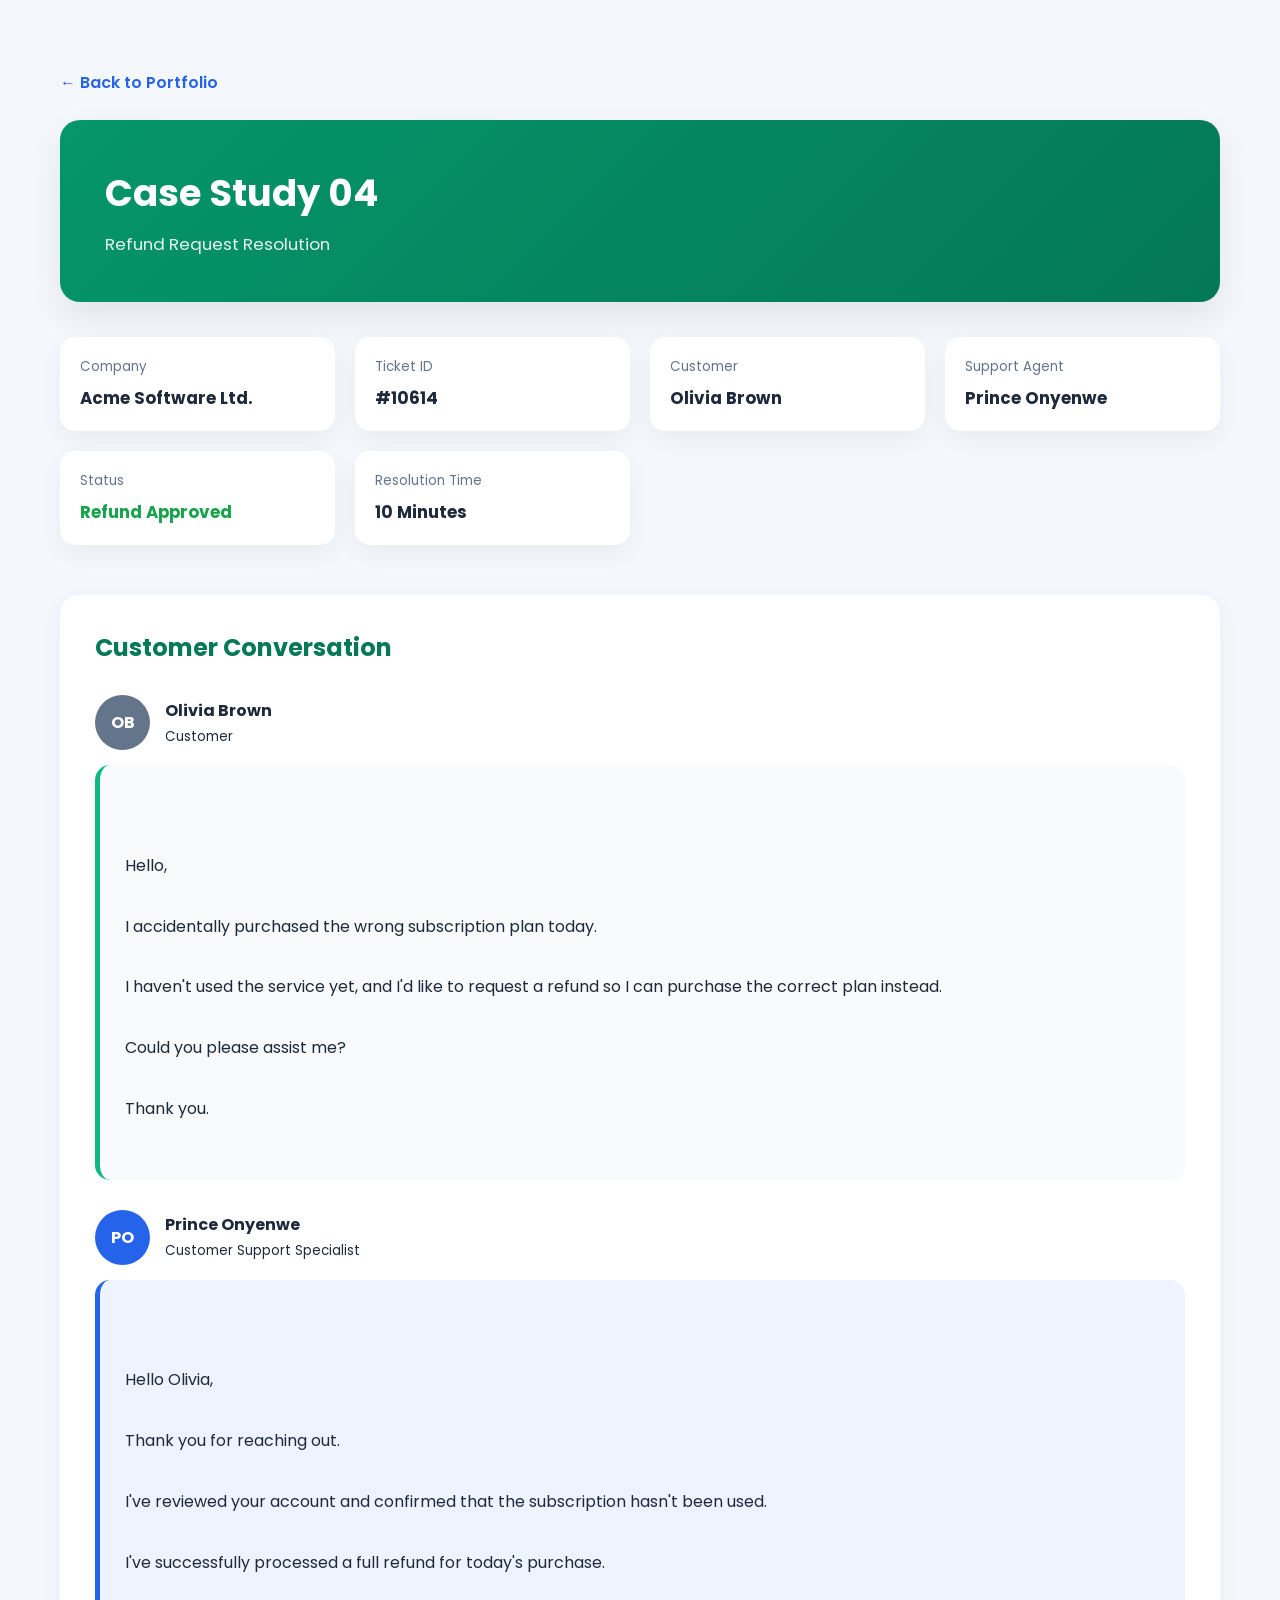
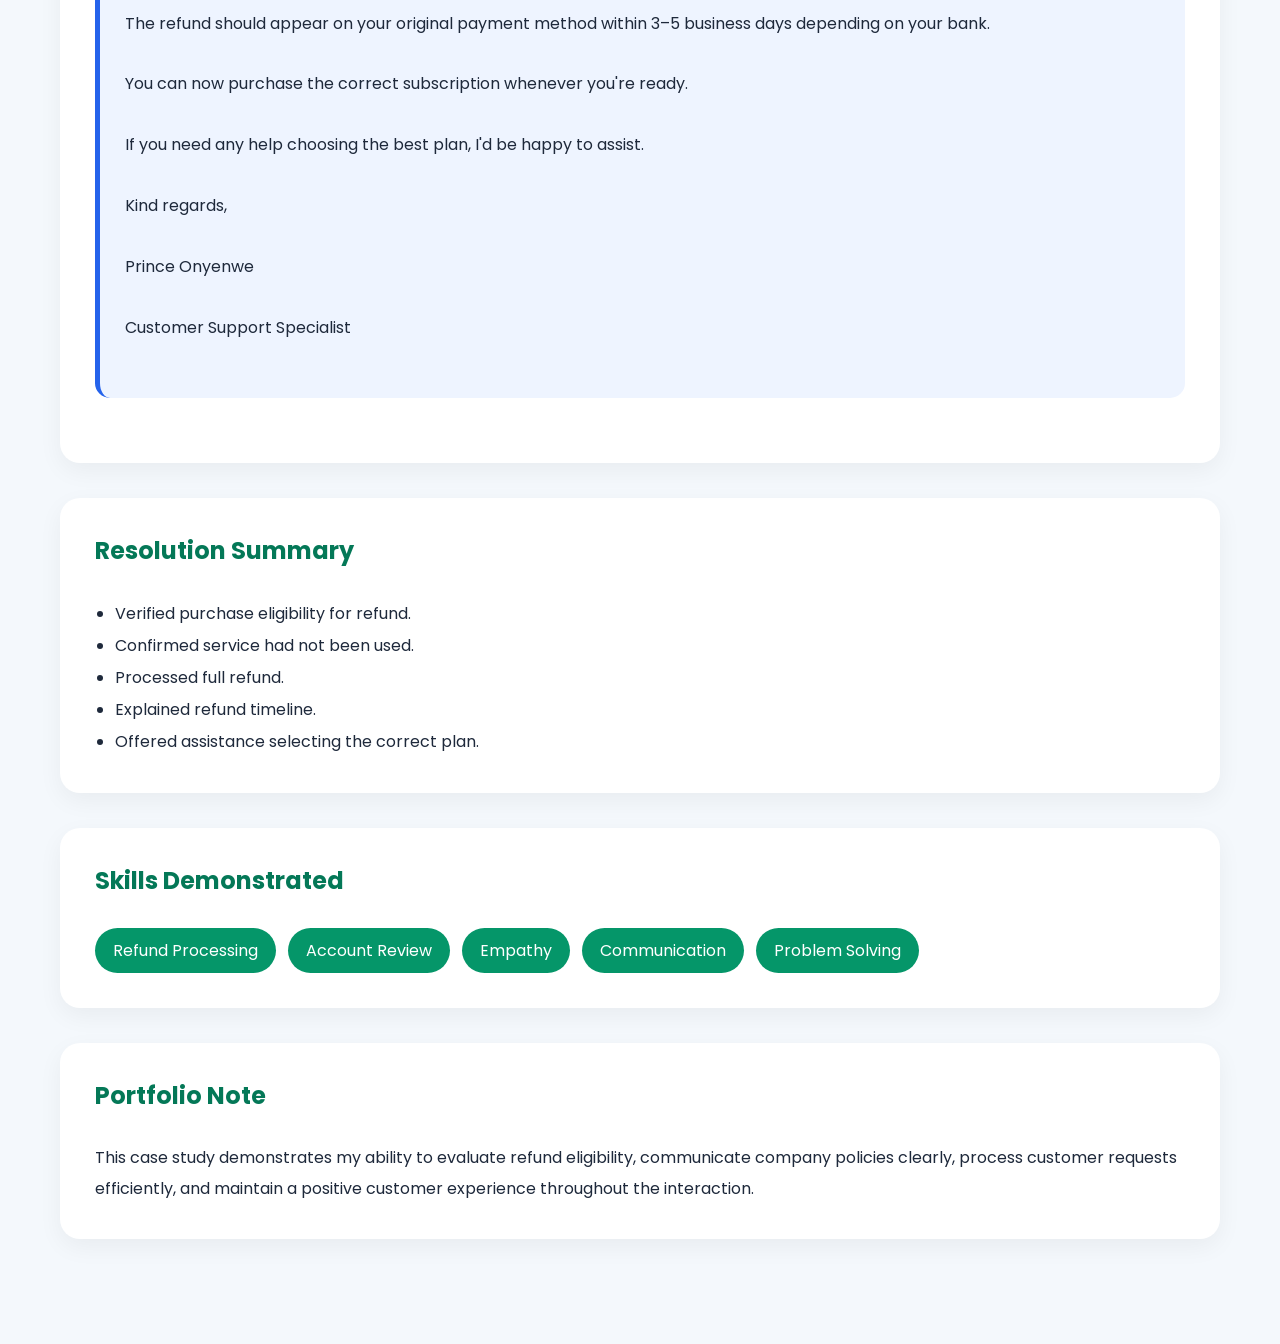
<file: assets/proof-of-work/customer-support/refund-request.html>
<!DOCTYPE html>
<html lang="en">
<head>
<meta charset="UTF-8">
<meta name="viewport" content="width=device-width, initial-scale=1.0">

<title>Case Study 04 | Refund Request</title>

<link rel="preconnect" href="https://fonts.googleapis.com">
<link rel="preconnect" href="https://fonts.gstatic.com" crossorigin>
<link href="https://fonts.googleapis.com/css2?family=Poppins:wght@300;400;500;600;700&display=swap" rel="stylesheet">

<style>

*{
margin:0;
padding:0;
box-sizing:border-box;
font-family:'Poppins',sans-serif;
}

body{
background:#f4f8fc;
color:#1e293b;
}

.container{
max-width:1200px;
margin:50px auto;
padding:20px;
}

.back-btn{
display:inline-block;
margin-bottom:25px;
text-decoration:none;
color:#2563eb;
font-weight:600;
}

.header{
background:linear-gradient(135deg,#059669,#047857);
padding:45px;
border-radius:20px;
color:#fff;
box-shadow:0 15px 35px rgba(0,0,0,.08);
margin-bottom:35px;
}

.header h1{
font-size:2.3rem;
margin-bottom:10px;
}

.header p{
opacity:.9;
font-size:1.05rem;
}

.ticket-grid{
display:grid;
grid-template-columns:repeat(auto-fit,minmax(220px,1fr));
gap:20px;
margin-bottom:50px;
}

.ticket-card{
background:#fff;
padding:20px;
border-radius:15px;
box-shadow:0 8px 25px rgba(0,0,0,.05);
}

.ticket-card small{
display:block;
margin-bottom:8px;
color:#64748b;
}

.ticket-card strong{
font-size:1.05rem;
}

.status{
color:#16a34a;
font-weight:700;
}

.case-section{
background:#fff;
padding:35px;
border-radius:20px;
box-shadow:0 8px 25px rgba(0,0,0,.05);
margin-bottom:35px;
}

.case-section h2{
margin-bottom:30px;
color:#047857;
}

.message{
margin-bottom:30px;
}

.message-header{
display:flex;
align-items:center;
gap:15px;
margin-bottom:15px;
}

.avatar{
width:55px;
height:55px;
border-radius:50%;
display:flex;
align-items:center;
justify-content:center;
font-weight:700;
color:#fff;
background:#64748b;
}

.agent-avatar{
background:#2563eb;
}

.message-body{
background:#f8fafc;
padding:25px;
border-radius:15px;
line-height:1.9;
white-space:pre-line;
}

.agent .message-body{
background:#eef4ff;
border-left:5px solid #2563eb;
}

.customer .message-body{
border-left:5px solid #10b981;
}
</style>
</head>

<body>

<div class="container">

<a href="../../index.html" class="back-btn">← Back to Portfolio</a>

<div class="header">

<h1>Case Study 04</h1>

<p>Refund Request Resolution</p>

</div>

<div class="ticket-grid">

<div class="ticket-card">
<small>Company</small>
<strong>Acme Software Ltd.</strong>
</div>

<div class="ticket-card">
<small>Ticket ID</small>
<strong>#10614</strong>
</div>

<div class="ticket-card">
<small>Customer</small>
<strong>Olivia Brown</strong>
</div>

<div class="ticket-card">
<small>Support Agent</small>
<strong>Prince Onyenwe</strong>
</div>

<div class="ticket-card">
<small>Status</small>
<strong class="status">Refund Approved</strong>
</div>

<div class="ticket-card">
<small>Resolution Time</small>
<strong>10 Minutes</strong>
</div>

</div>

<section class="case-section">

<h2>Customer Conversation</h2>

<div class="message customer">

<div class="message-header">

<div class="avatar">OB</div>

<div>
<strong>Olivia Brown</strong><br>
<small>Customer</small>
</div>

</div>

<div class="message-body">

Hello,

I accidentally purchased the wrong subscription plan today.

I haven't used the service yet, and I'd like to request a refund so I can purchase the correct plan instead.

Could you please assist me?

Thank you.

</div>

</div>

<div class="message agent">

<div class="message-header">

<div class="avatar agent-avatar">PO</div>

<div>
<strong>Prince Onyenwe</strong><br>
<small>Customer Support Specialist</small>
</div>

</div>

<div class="message-body">

Hello Olivia,

Thank you for reaching out.

I've reviewed your account and confirmed that the subscription hasn't been used.

I've successfully processed a full refund for today's purchase.

The refund should appear on your original payment method within 3–5 business days depending on your bank.

You can now purchase the correct subscription whenever you're ready.

If you need any help choosing the best plan, I'd be happy to assist.

Kind regards,

Prince Onyenwe

Customer Support Specialist

</div>

</div>

</section>

<section class="case-section">

<h2>Resolution Summary</h2>

<ul style="padding-left:20px;line-height:2;">

<li>Verified purchase eligibility for refund.</li>

<li>Confirmed service had not been used.</li>

<li>Processed full refund.</li>

<li>Explained refund timeline.</li>

<li>Offered assistance selecting the correct plan.</li>

</ul>

</section>

<section class="case-section">

<h2>Skills Demonstrated</h2>

<div style="display:flex;flex-wrap:wrap;gap:12px;">

<span style="background:#059669;color:#fff;padding:10px 18px;border-radius:30px;">Refund Processing</span>

<span style="background:#059669;color:#fff;padding:10px 18px;border-radius:30px;">Account Review</span>

<span style="background:#059669;color:#fff;padding:10px 18px;border-radius:30px;">Empathy</span>

<span style="background:#059669;color:#fff;padding:10px 18px;border-radius:30px;">Communication</span>

<span style="background:#059669;color:#fff;padding:10px 18px;border-radius:30px;">Problem Solving</span>

</div>

</section>

<section class="case-section">

<h2>Portfolio Note</h2>

<p style="line-height:1.9;">

This case study demonstrates my ability to evaluate refund eligibility, communicate company policies clearly, process customer requests efficiently, and maintain a positive customer experience throughout the interaction.

</p>

</section>

</div>

</body>
</html>
</file>
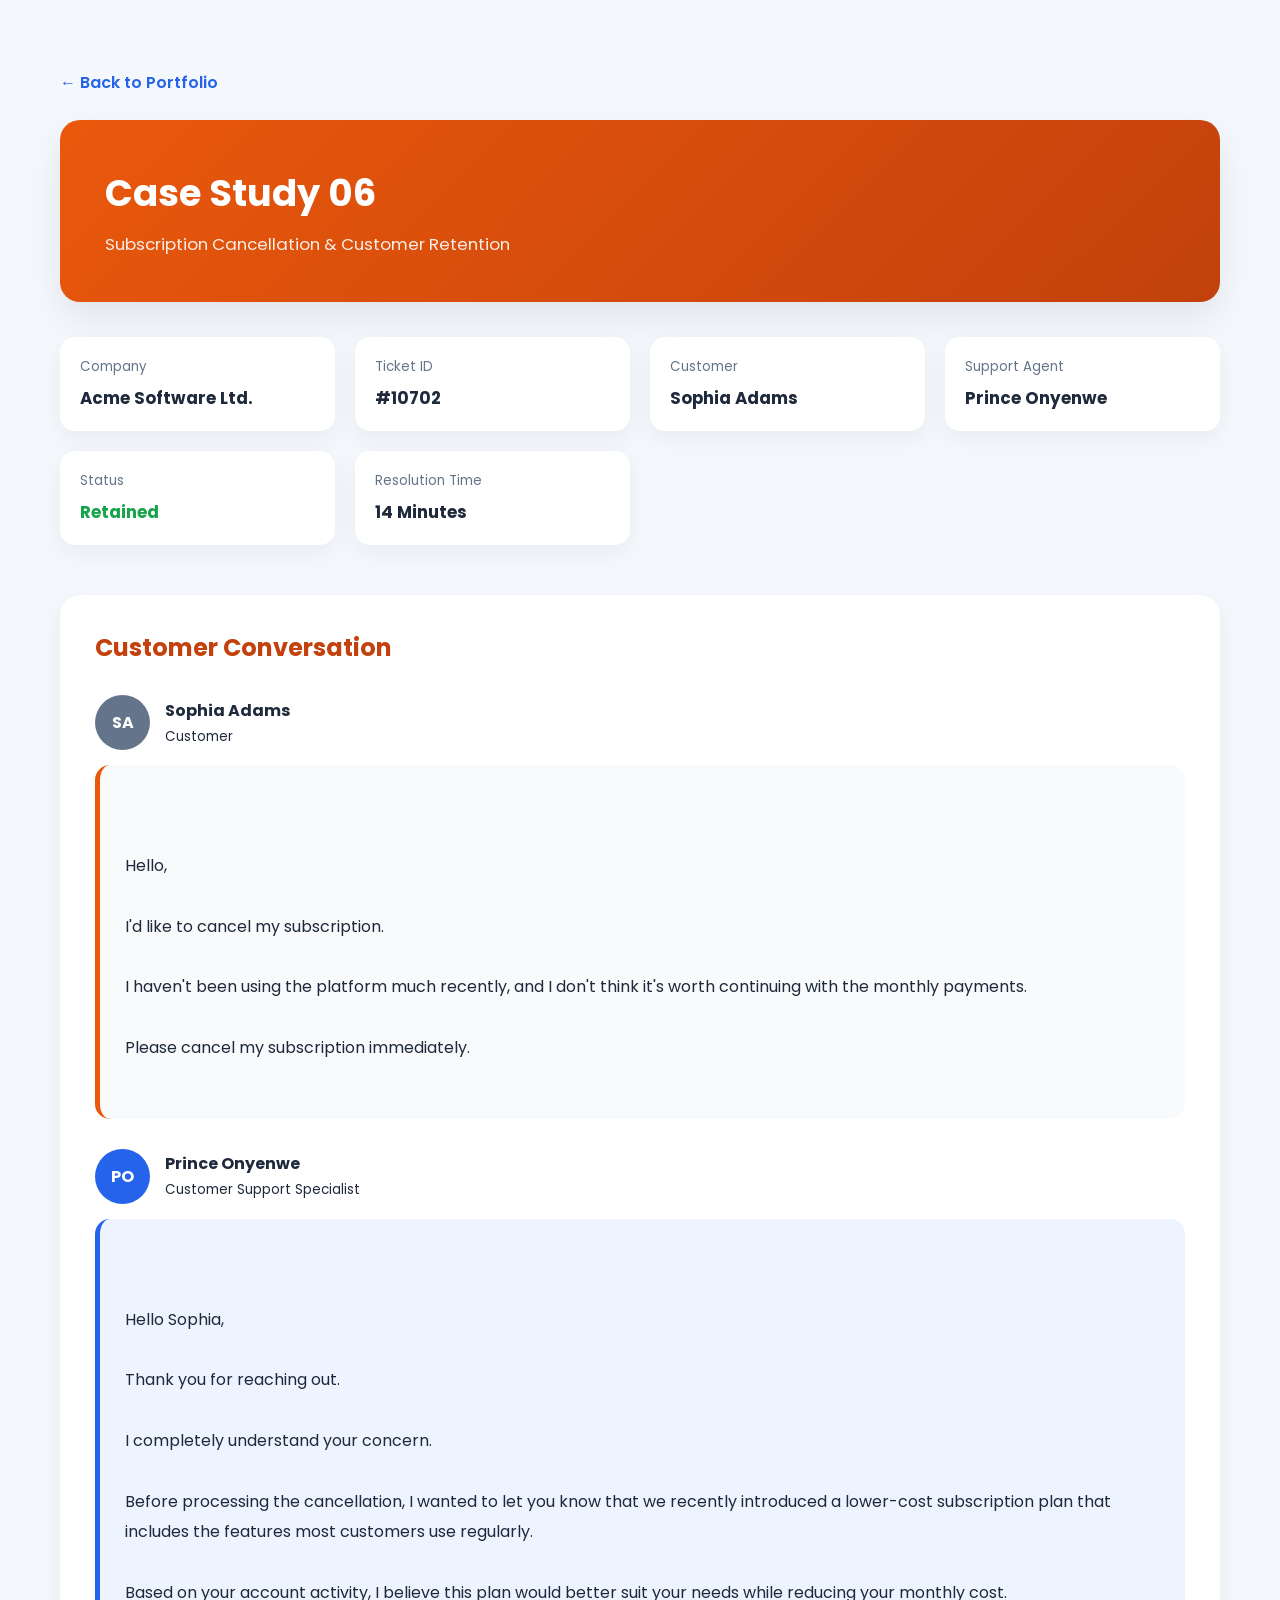
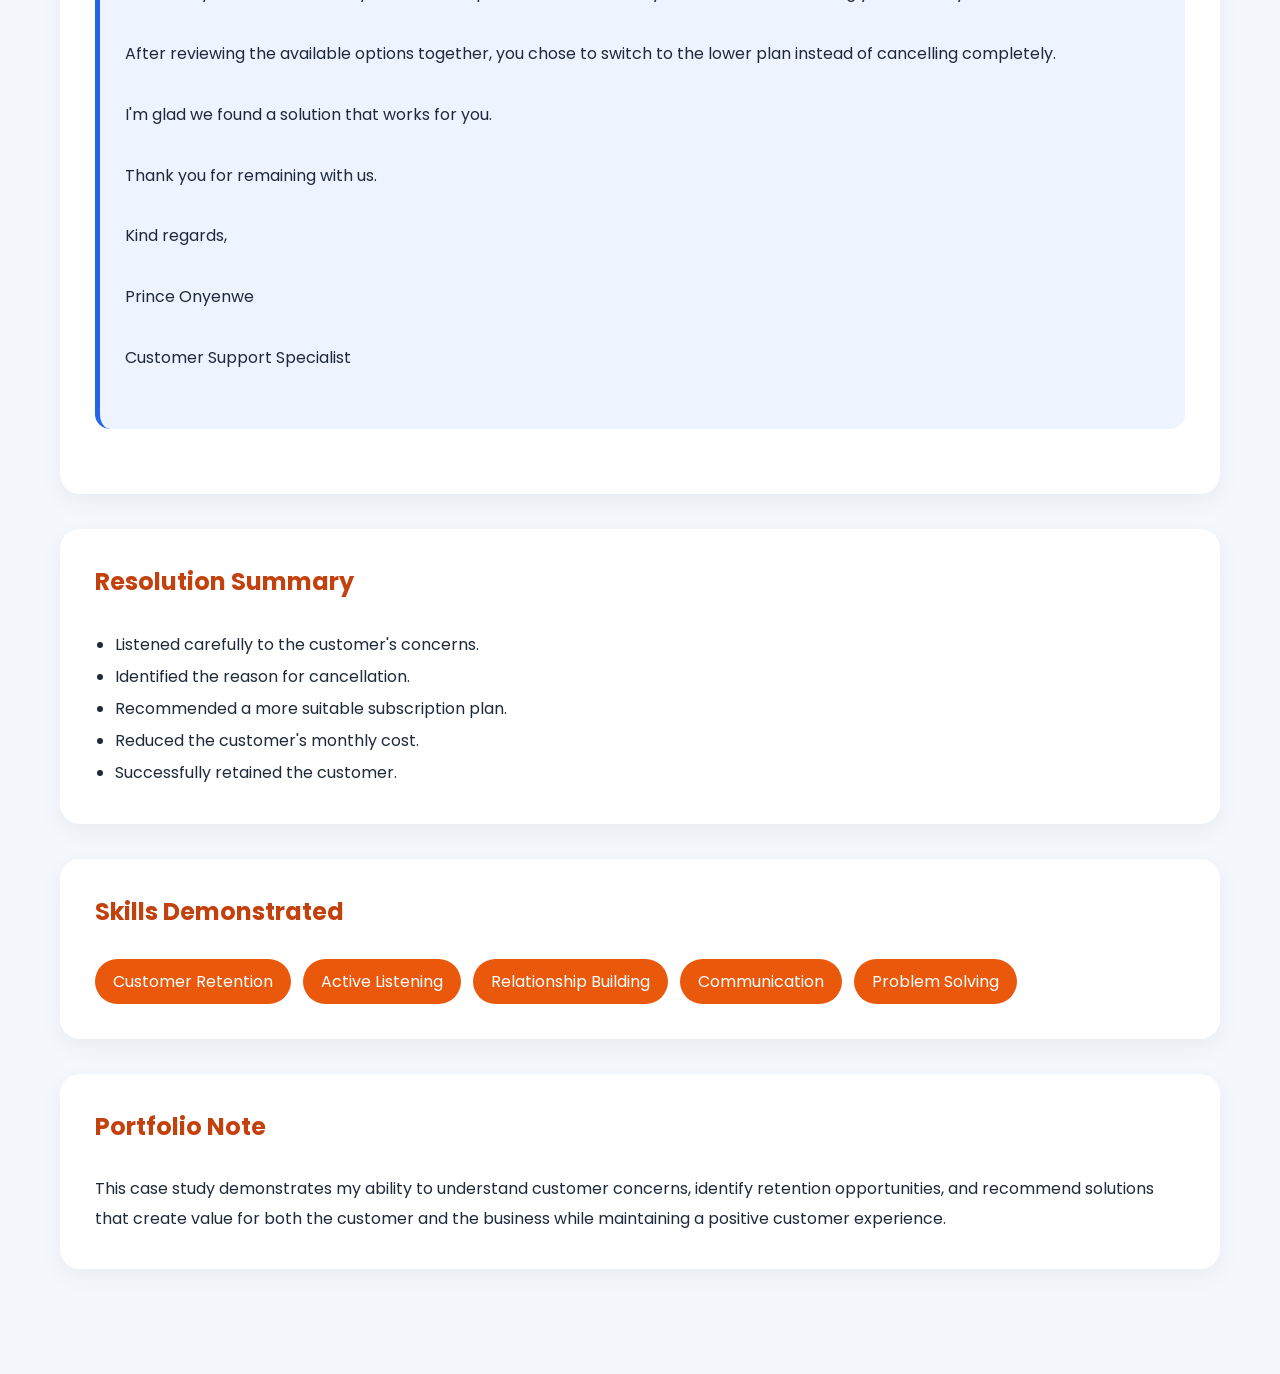
<file: assets/proof-of-work/customer-support/subscription-cancellation.html>
<!DOCTYPE html>
<html lang="en">
<head>
<meta charset="UTF-8">
<meta name="viewport" content="width=device-width, initial-scale=1.0">

<title>Case Study 06 | Subscription Cancellation & Retention</title>

<link rel="preconnect" href="https://fonts.googleapis.com">
<link rel="preconnect" href="https://fonts.gstatic.com" crossorigin>
<link href="https://fonts.googleapis.com/css2?family=Poppins:wght@300;400;500;600;700&display=swap" rel="stylesheet">

<style>

*{
margin:0;
padding:0;
box-sizing:border-box;
font-family:'Poppins',sans-serif;
}

body{
background:#f4f8fc;
color:#1e293b;
}

.container{
max-width:1200px;
margin:50px auto;
padding:20px;
}

.back-btn{
display:inline-block;
margin-bottom:25px;
text-decoration:none;
color:#2563eb;
font-weight:600;
}

.header{
background:linear-gradient(135deg,#ea580c,#c2410c);
padding:45px;
border-radius:20px;
color:#fff;
box-shadow:0 15px 35px rgba(0,0,0,.08);
margin-bottom:35px;
}

.header h1{
font-size:2.3rem;
margin-bottom:10px;
}

.header p{
opacity:.9;
font-size:1.05rem;
}

.ticket-grid{
display:grid;
grid-template-columns:repeat(auto-fit,minmax(220px,1fr));
gap:20px;
margin-bottom:50px;
}

.ticket-card{
background:#fff;
padding:20px;
border-radius:15px;
box-shadow:0 8px 25px rgba(0,0,0,.05);
}

.ticket-card small{
display:block;
margin-bottom:8px;
color:#64748b;
}

.ticket-card strong{
font-size:1.05rem;
}

.status{
color:#16a34a;
font-weight:700;
}

.case-section{
background:#fff;
padding:35px;
border-radius:20px;
box-shadow:0 8px 25px rgba(0,0,0,.05);
margin-bottom:35px;
}

.case-section h2{
margin-bottom:30px;
color:#c2410c;
}

.message{
margin-bottom:30px;
}

.message-header{
display:flex;
align-items:center;
gap:15px;
margin-bottom:15px;
}

.avatar{
width:55px;
height:55px;
border-radius:50%;
display:flex;
align-items:center;
justify-content:center;
font-weight:700;
color:#fff;
background:#64748b;
}

.agent-avatar{
background:#2563eb;
}

.message-body{
background:#f8fafc;
padding:25px;
border-radius:15px;
line-height:1.9;
white-space:pre-line;
}

.agent .message-body{
background:#eef4ff;
border-left:5px solid #2563eb;
}

.customer .message-body{
border-left:5px solid #ea580c;
}
</style>
</head>

<body>

<div class="container">

<a href="../../index.html" class="back-btn">← Back to Portfolio</a>

<div class="header">

<h1>Case Study 06</h1>

<p>Subscription Cancellation & Customer Retention</p>

</div>

<div class="ticket-grid">

<div class="ticket-card">
<small>Company</small>
<strong>Acme Software Ltd.</strong>
</div>

<div class="ticket-card">
<small>Ticket ID</small>
<strong>#10702</strong>
</div>

<div class="ticket-card">
<small>Customer</small>
<strong>Sophia Adams</strong>
</div>

<div class="ticket-card">
<small>Support Agent</small>
<strong>Prince Onyenwe</strong>
</div>

<div class="ticket-card">
<small>Status</small>
<strong class="status">Retained</strong>
</div>

<div class="ticket-card">
<small>Resolution Time</small>
<strong>14 Minutes</strong>
</div>

</div>

<section class="case-section">

<h2>Customer Conversation</h2>

<div class="message customer">

<div class="message-header">

<div class="avatar">SA</div>

<div>
<strong>Sophia Adams</strong><br>
<small>Customer</small>
</div>

</div>

<div class="message-body">

Hello,

I'd like to cancel my subscription.

I haven't been using the platform much recently, and I don't think it's worth continuing with the monthly payments.

Please cancel my subscription immediately.

</div>

</div>

<div class="message agent">

<div class="message-header">

<div class="avatar agent-avatar">PO</div>

<div>
<strong>Prince Onyenwe</strong><br>
<small>Customer Support Specialist</small>
</div>

</div>

<div class="message-body">

Hello Sophia,

Thank you for reaching out.

I completely understand your concern.

Before processing the cancellation, I wanted to let you know that we recently introduced a lower-cost subscription plan that includes the features most customers use regularly.

Based on your account activity, I believe this plan would better suit your needs while reducing your monthly cost.

After reviewing the available options together, you chose to switch to the lower plan instead of cancelling completely.

I'm glad we found a solution that works for you.

Thank you for remaining with us.

Kind regards,

Prince Onyenwe

Customer Support Specialist

</div>

</div>

</section>

<section class="case-section">

<h2>Resolution Summary</h2>

<ul style="padding-left:20px;line-height:2;">

<li>Listened carefully to the customer's concerns.</li>

<li>Identified the reason for cancellation.</li>

<li>Recommended a more suitable subscription plan.</li>

<li>Reduced the customer's monthly cost.</li>

<li>Successfully retained the customer.</li>

</ul>

</section>

<section class="case-section">

<h2>Skills Demonstrated</h2>

<div style="display:flex;flex-wrap:wrap;gap:12px;">

<span style="background:#ea580c;color:#fff;padding:10px 18px;border-radius:30px;">Customer Retention</span>

<span style="background:#ea580c;color:#fff;padding:10px 18px;border-radius:30px;">Active Listening</span>

<span style="background:#ea580c;color:#fff;padding:10px 18px;border-radius:30px;">Relationship Building</span>

<span style="background:#ea580c;color:#fff;padding:10px 18px;border-radius:30px;">Communication</span>

<span style="background:#ea580c;color:#fff;padding:10px 18px;border-radius:30px;">Problem Solving</span>

</div>

</section>

<section class="case-section">

<h2>Portfolio Note</h2>

<p style="line-height:1.9;">

This case study demonstrates my ability to understand customer concerns, identify retention opportunities, and recommend solutions that create value for both the customer and the business while maintaining a positive customer experience.

</p>

</section>

</div>

</body>
</html>
</file>
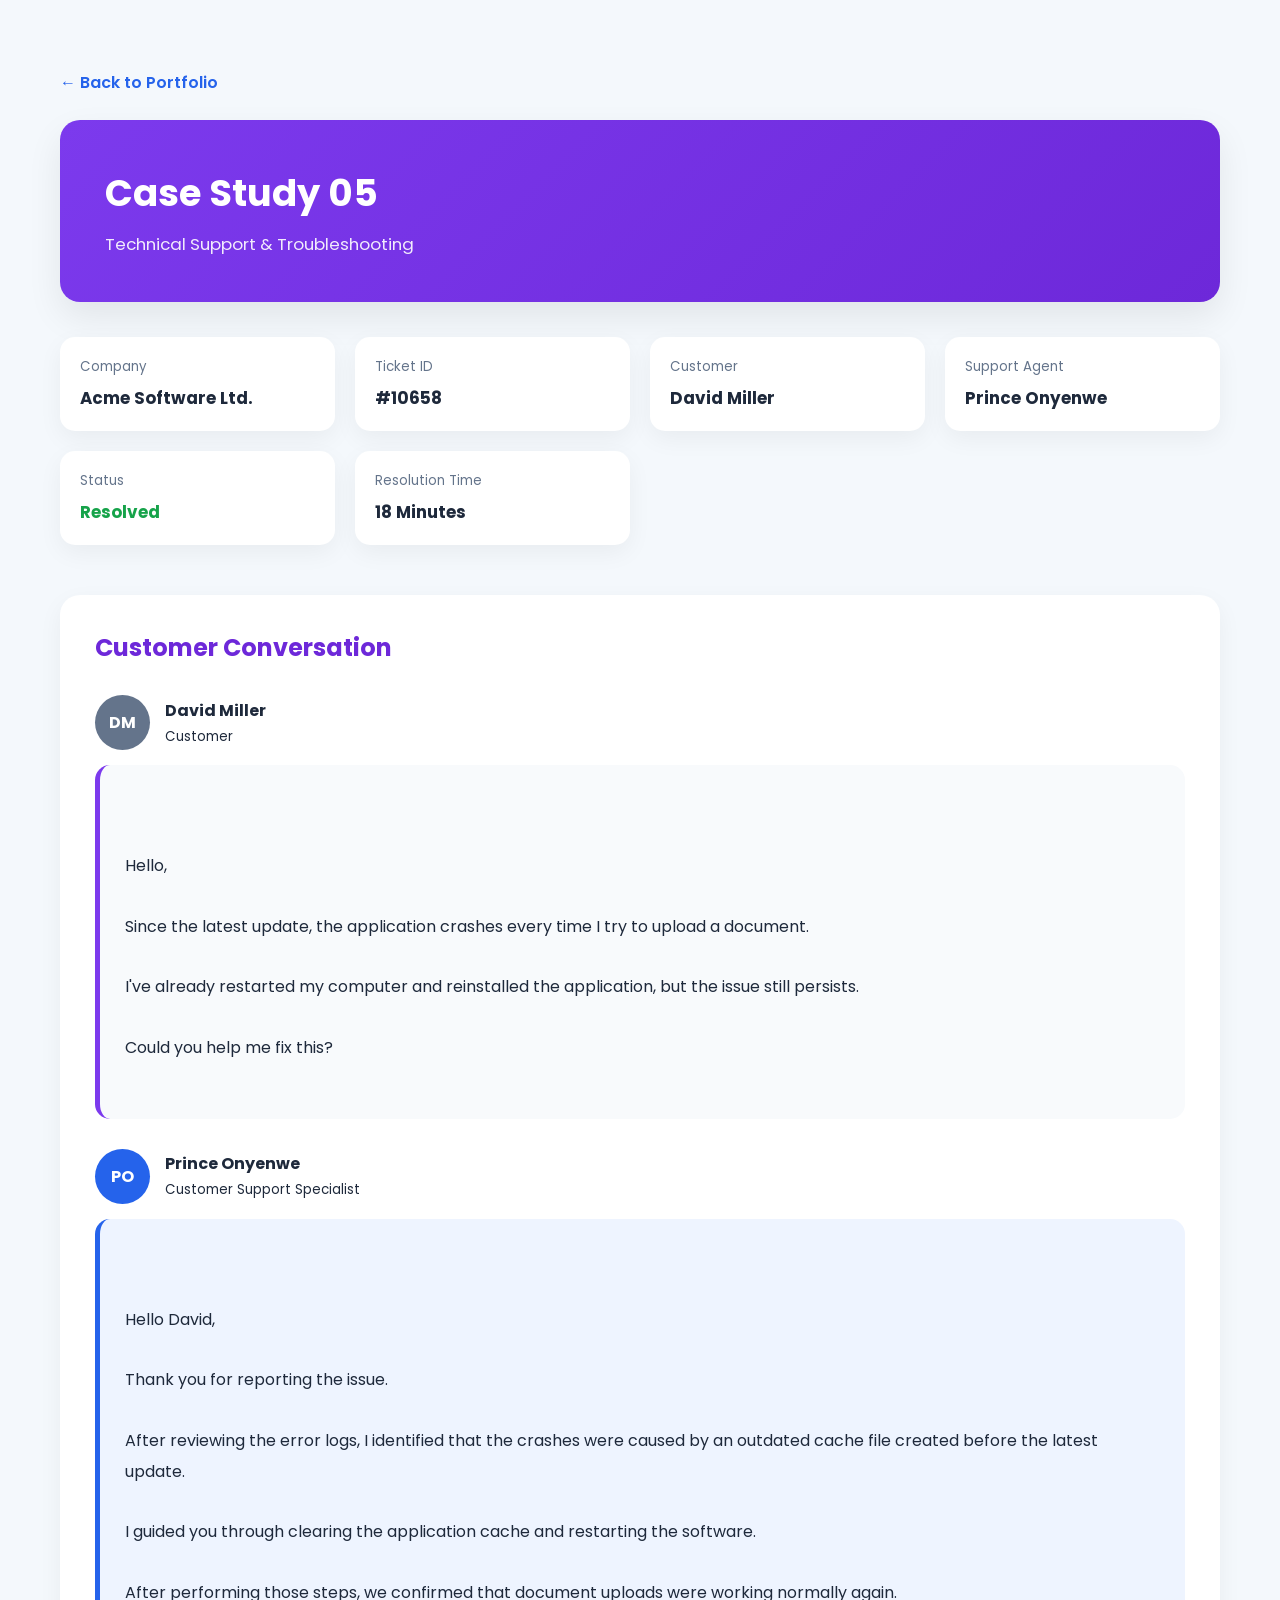
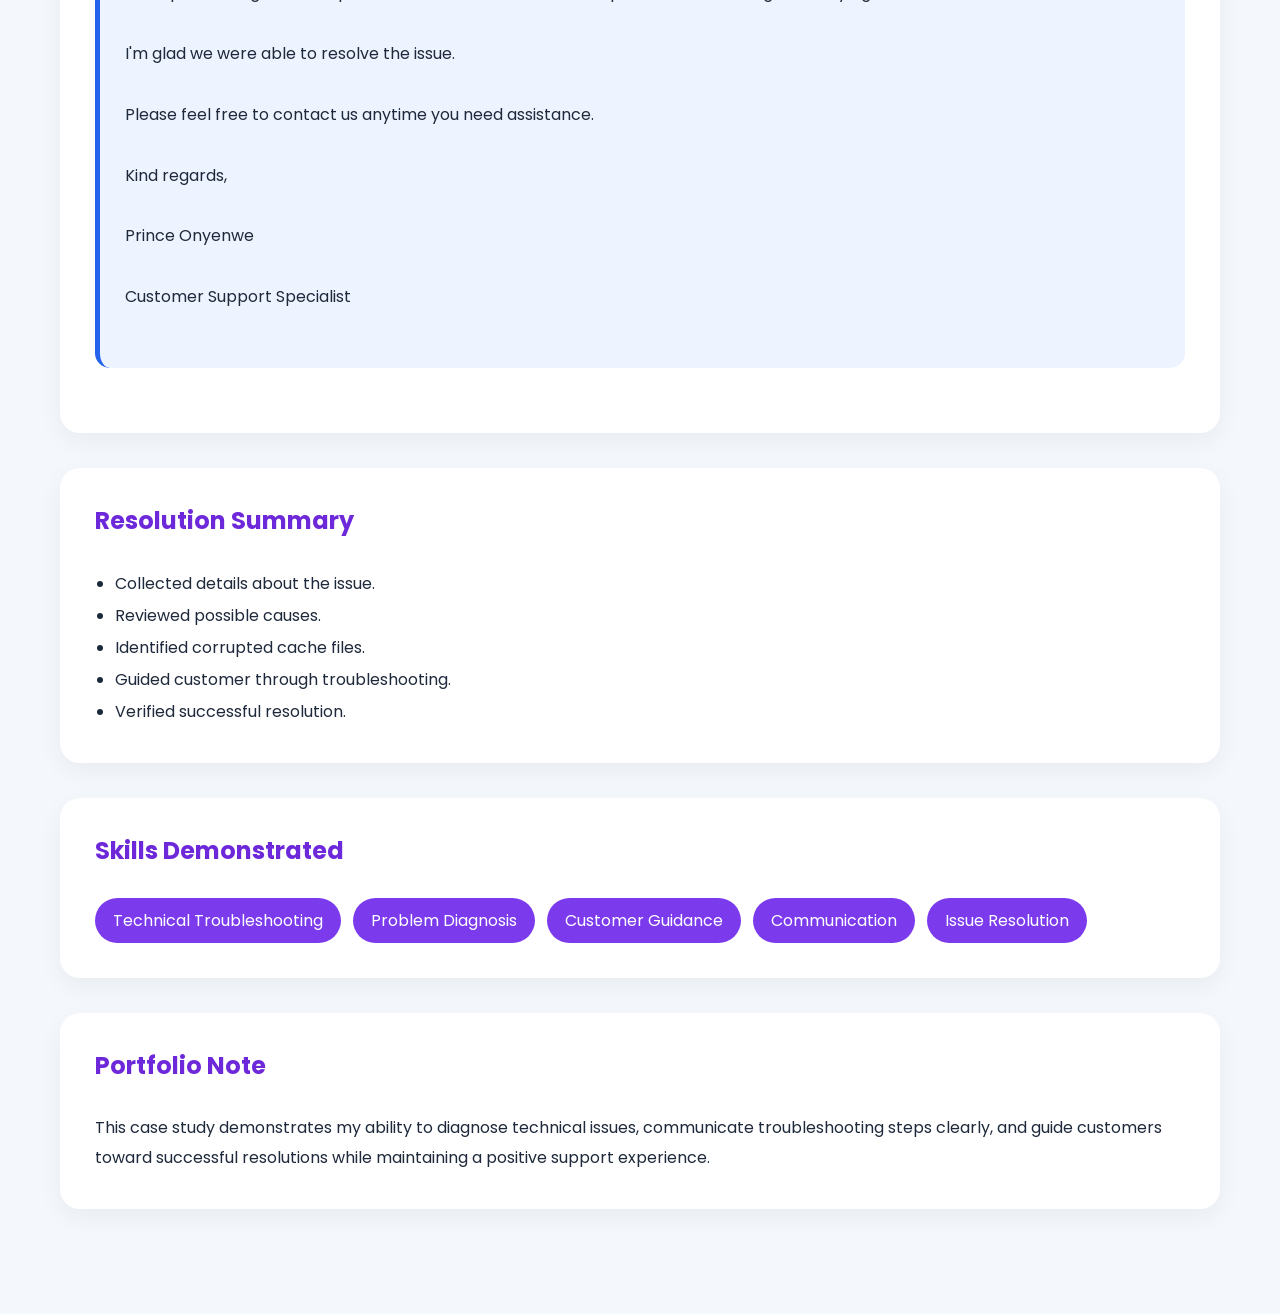
<file: assets/proof-of-work/customer-support/technical-support.html>
<!DOCTYPE html>
<html lang="en">
<head>
<meta charset="UTF-8">
<meta name="viewport" content="width=device-width, initial-scale=1.0">

<title>Case Study 05 | Technical Support</title>

<link rel="preconnect" href="https://fonts.googleapis.com">
<link rel="preconnect" href="https://fonts.gstatic.com" crossorigin>
<link href="https://fonts.googleapis.com/css2?family=Poppins:wght@300;400;500;600;700&display=swap" rel="stylesheet">

<style>

*{
margin:0;
padding:0;
box-sizing:border-box;
font-family:'Poppins',sans-serif;
}

body{
background:#f4f8fc;
color:#1e293b;
}

.container{
max-width:1200px;
margin:50px auto;
padding:20px;
}

.back-btn{
display:inline-block;
margin-bottom:25px;
text-decoration:none;
color:#2563eb;
font-weight:600;
}

.header{
background:linear-gradient(135deg,#7c3aed,#6d28d9);
padding:45px;
border-radius:20px;
color:#fff;
box-shadow:0 15px 35px rgba(0,0,0,.08);
margin-bottom:35px;
}

.header h1{
font-size:2.3rem;
margin-bottom:10px;
}

.header p{
opacity:.9;
font-size:1.05rem;
}

.ticket-grid{
display:grid;
grid-template-columns:repeat(auto-fit,minmax(220px,1fr));
gap:20px;
margin-bottom:50px;
}

.ticket-card{
background:#fff;
padding:20px;
border-radius:15px;
box-shadow:0 8px 25px rgba(0,0,0,.05);
}

.ticket-card small{
display:block;
margin-bottom:8px;
color:#64748b;
}

.ticket-card strong{
font-size:1.05rem;
}

.status{
color:#16a34a;
font-weight:700;
}

.case-section{
background:#fff;
padding:35px;
border-radius:20px;
box-shadow:0 8px 25px rgba(0,0,0,.05);
margin-bottom:35px;
}

.case-section h2{
margin-bottom:30px;
color:#6d28d9;
}

.message{
margin-bottom:30px;
}

.message-header{
display:flex;
align-items:center;
gap:15px;
margin-bottom:15px;
}

.avatar{
width:55px;
height:55px;
border-radius:50%;
display:flex;
align-items:center;
justify-content:center;
font-weight:700;
color:#fff;
background:#64748b;
}

.agent-avatar{
background:#2563eb;
}

.message-body{
background:#f8fafc;
padding:25px;
border-radius:15px;
line-height:1.9;
white-space:pre-line;
}

.agent .message-body{
background:#eef4ff;
border-left:5px solid #2563eb;
}

.customer .message-body{
border-left:5px solid #7c3aed;
}
</style>
</head>

<body>

<div class="container">

<a href="../../index.html" class="back-btn">← Back to Portfolio</a>

<div class="header">

<h1>Case Study 05</h1>

<p>Technical Support & Troubleshooting</p>

</div>

<div class="ticket-grid">

<div class="ticket-card">
<small>Company</small>
<strong>Acme Software Ltd.</strong>
</div>

<div class="ticket-card">
<small>Ticket ID</small>
<strong>#10658</strong>
</div>

<div class="ticket-card">
<small>Customer</small>
<strong>David Miller</strong>
</div>

<div class="ticket-card">
<small>Support Agent</small>
<strong>Prince Onyenwe</strong>
</div>

<div class="ticket-card">
<small>Status</small>
<strong class="status">Resolved</strong>
</div>

<div class="ticket-card">
<small>Resolution Time</small>
<strong>18 Minutes</strong>
</div>

</div>

<section class="case-section">

<h2>Customer Conversation</h2>

<div class="message customer">

<div class="message-header">

<div class="avatar">DM</div>

<div>
<strong>David Miller</strong><br>
<small>Customer</small>
</div>

</div>

<div class="message-body">

Hello,

Since the latest update, the application crashes every time I try to upload a document.

I've already restarted my computer and reinstalled the application, but the issue still persists.

Could you help me fix this?

</div>

</div>

<div class="message agent">

<div class="message-header">

<div class="avatar agent-avatar">PO</div>

<div>
<strong>Prince Onyenwe</strong><br>
<small>Customer Support Specialist</small>
</div>

</div>

<div class="message-body">

Hello David,

Thank you for reporting the issue.

After reviewing the error logs, I identified that the crashes were caused by an outdated cache file created before the latest update.

I guided you through clearing the application cache and restarting the software.

After performing those steps, we confirmed that document uploads were working normally again.

I'm glad we were able to resolve the issue.

Please feel free to contact us anytime you need assistance.

Kind regards,

Prince Onyenwe

Customer Support Specialist

</div>

</div>

</section>

<section class="case-section">

<h2>Resolution Summary</h2>

<ul style="padding-left:20px;line-height:2;">

<li>Collected details about the issue.</li>

<li>Reviewed possible causes.</li>

<li>Identified corrupted cache files.</li>

<li>Guided customer through troubleshooting.</li>

<li>Verified successful resolution.</li>

</ul>

</section>

<section class="case-section">

<h2>Skills Demonstrated</h2>

<div style="display:flex;flex-wrap:wrap;gap:12px;">

<span style="background:#7c3aed;color:#fff;padding:10px 18px;border-radius:30px;">Technical Troubleshooting</span>

<span style="background:#7c3aed;color:#fff;padding:10px 18px;border-radius:30px;">Problem Diagnosis</span>

<span style="background:#7c3aed;color:#fff;padding:10px 18px;border-radius:30px;">Customer Guidance</span>

<span style="background:#7c3aed;color:#fff;padding:10px 18px;border-radius:30px;">Communication</span>

<span style="background:#7c3aed;color:#fff;padding:10px 18px;border-radius:30px;">Issue Resolution</span>

</div>

</section>

<section class="case-section">

<h2>Portfolio Note</h2>

<p style="line-height:1.9;">

This case study demonstrates my ability to diagnose technical issues, communicate troubleshooting steps clearly, and guide customers toward successful resolutions while maintaining a positive support experience.

</p>

</section>

</div>

</body>
</html>
</file>
<file: assets/css/style.css>
/* ===========================
   RESET
=========================== */

*{
    margin:0;
    padding:0;
    box-sizing:border-box;
    scroll-behavior:smooth;
}

:root{

    --primary:#2563eb;
    --secondary:#1d4ed8;
    --dark:#0f172a;
    --text:#475569;
    --light:#f8fafc;
    --white:#ffffff;
    --border:#e2e8f0;

}

body{

    font-family:'Poppins',sans-serif;
    background:var(--light);
    color:var(--dark);
    overflow-x:hidden;
    line-height:1.7;

}

img{

    max-width:100%;
    display:block;

}

a{

    text-decoration:none;

}

section{

    padding:100px 10%;

}

.section-title{

    font-size:2.5rem;
    text-align:center;
    margin-bottom:60px;
    color:var(--dark);

}

/* ===========================
   NAVBAR
=========================== */

.navbar{

    position:fixed;
    top:0;
    left:0;
    width:100%;
    background:rgba(255,255,255,.92);
    backdrop-filter:blur(12px);
    display:flex;
    justify-content:space-between;
    align-items:center;
    padding:22px 10%;
    z-index:1000;
    box-shadow:0 5px 20px rgba(0,0,0,.05);

}

.logo{

    font-size:1.8rem;
    font-weight:700;
    color:var(--primary);

}

.nav-links{

    display:flex;
    gap:12px;
    list-style:none;

}

.nav-links a{

    color:var(--dark);
    font-weight:500;
    transition:.3s;

}

.nav-links a:hover{

    color:var(--primary);

}

.hire-btn{

    background:var(--primary);
    color:#fff;
    padding:12px 28px;
    border-radius:40px;
    transition:.3s;
    font-weight:600;

}

.btn:hover{
    transform:translateY(-4px);
    box-shadow:0 15px 35px rgba(37,99,235,.25);
}
/* ===========================
   HERO
=========================== */

.hero{
    min-height:100vh;
    display:flex;
    justify-content:center;
    align-items:center;
    text-align:center;
    padding:150px 10% 120px;
    background:linear-gradient(180deg,#f8fafc,#eef4ff);
}

.hero-content{

    max-width:900px;

}

.profile-image{

    width:190px;
    height:190px;
    border-radius:50%;
    object-fit:cover;
    margin:0 auto 30px;
    border:6px solid var(--primary);
    box-shadow:0 25px 50px rgba(37,99,235,.18);

}

.availability{

    display:inline-block;
    background:#dcfce7;
    color:#15803d;
    padding:8px 18px;
    border-radius:999px;
    font-size:.9rem;
    font-weight:600;
    margin-bottom:25px;

}

.hero h1{

    font-size:4rem;
    margin-bottom:18px;
    font-weight:700;

}

.hero h2{

    color:var(--primary);
    margin-bottom:25px;
    font-size:2rem;

}

.hero p{

    font-size:1.15rem;
    color:var(--text);
    max-width:760px;
    margin:0 auto 40px;

}

.hero-buttons{

    display:flex;
    justify-content:center;
    gap:20px;
    flex-wrap:wrap;

}
.contact-buttons{
    display:flex;
    justify-content:center;
    gap:15px;
    flex-wrap:wrap;
    margin-top:35px;
}

.contact-buttons a{
    flex:0 1 auto;
    max-width:none;
    text-align:center;
}

.btn-primary,
.btn-secondary{

    padding:16px 34px;
    border-radius:40px;
    font-weight:600;
    transition:.3s;

}

.btn-primary{

    background:var(--primary);
    color:#fff;

}

.btn-primary:hover{

    background:var(--secondary);

}

.btn-secondary{

    border:2px solid var(--primary);
    color:var(--primary);

}

.btn-secondary:hover{

    background:var(--primary);
    color:#fff;

}/* ===========================
   ABOUT
=========================== */

.about-container{
    max-width:1000px;
    margin:auto;
}

.about-text{
    background:#fff;
    padding:50px;
    border-radius:20px;
    box-shadow:0 10px 30px rgba(0,0,0,.06);
}

.about-text p{
    margin-bottom:20px;
    color:var(--text);
    font-size:1.05rem;
}

/* ===========================
   HIGHLIGHTS
=========================== */

.highlights-grid{
    display:grid;
    grid-template-columns:repeat(auto-fit,minmax(220px,1fr));
    gap:25px;
}

.highlight-card{
    background:#fff;
    border-radius:20px;
    padding:35px 25px;
    text-align:center;
    box-shadow:0 10px 25px rgba(0,0,0,.06);
    transition:.35s;
}

.highlight-card:hover{
    transform:translateY(-10px) scale(1.03);
    box-shadow:0 20px 45px rgba(37,99,235,.18);
}

.highlight-card h3{
    color:var(--primary);
    font-size:2.5rem;
    margin-bottom:10px;
}

.highlight-card p{
    color:var(--text);
}

/* ===========================
   EXPERIENCE
=========================== */

.experience-container{
    display:grid;
    grid-template-columns:repeat(auto-fit,minmax(340px,1fr));
    gap:30px;
}

.experience-card{
    background:#fff;
    padding:35px;
    border-radius:20px;
    border-top:5px solid var(--primary);
    box-shadow:0 10px 30px rgba(0,0,0,.06);
    transition:.35s;
}

.experience-card:hover{
    transform:translateY(-10px);
    box-shadow:0 20px 45px rgba(37,99,235,.18);
}

.experience-card h3{
    margin-bottom:8px;
}

.experience-card h4{
    color:var(--primary);
    margin-bottom:8px;
}

.experience-card span{
    display:block;
    margin-bottom:20px;
    color:#64748b;
}

.experience-card ul{
    padding-left:20px;
}

.experience-card li{
    margin-bottom:12px;
    color:var(--text);
}/* ===========================
   SKILLS
=========================== */

.skills-grid{
    display:grid;
    grid-template-columns:repeat(auto-fit,minmax(220px,1fr));
    gap:20px;
}

.skill-card{
    background:#fff;
    padding:22px;
    text-align:center;
    border-radius:16px;
    font-weight:600;
    box-shadow:0 8px 25px rgba(0,0,0,.06);
    transition:.3s;
}

.skill-card:hover{
    background:var(--primary);
    color:#fff;
    transform:translateY(-8px) scale(1.03);
}

/* ===========================
   TOOLS
=========================== */

.tools-grid{
    display:grid;
    grid-template-columns:repeat(auto-fit,minmax(180px,1fr));
    gap:20px;
}

.tool-card{
    background:#fff;
    padding:22px;
    text-align:center;
    border-radius:16px;
    border:1px solid var(--border);
    font-weight:600;
    transition:.3s;
}

.tool-card:hover{
    background:var(--primary);
    color:#fff;
    border-color:var(--primary);
    transform:translateY(-6px);
}

/* ===========================
   EDUCATION
=========================== */

.education-container{
    display:grid;
    grid-template-columns:repeat(auto-fit,minmax(280px,1fr));
    gap:25px;
}

.education-card{
    background:#fff;
    padding:30px;
    border-radius:20px;
    box-shadow:0 10px 25px rgba(0,0,0,.06);
    transition:.3s;
}

.education-card:hover{
    transform:translateY(-8px);
}

.education-card h3{
    color:var(--primary);
    margin-bottom:10px;
}

.education-card p{
    color:var(--text);
    margin-bottom:10px;
}

.education-card span{
    color:#64748b;
}/* ===========================
   CONTACT
=========================== */

.contact-container{
    max-width:800px;
    margin:auto;
    background:#fff;
    padding:50px;
    border-radius:20px;
    box-shadow:0 10px 30px rgba(0,0,0,.06);
    text-align:center;
}

.contact-container p{
    color:var(--text);
    margin-bottom:15px;
}

.contact-details{
    margin-top:30px;
}

.contact-details p{
    margin-bottom:15px;
}

/* ===========================
   FOOTER
=========================== */

footer{
    background:var(--dark);
    color:#fff;
    text-align:center;
    padding:35px 20px;
}

/* ===========================
   RESPONSIVE
=========================== */

@media(max-width:992px){

    .navbar{
        padding:20px 6%;
    }

    section{
        padding:80px 6%;
    }

    .hero h1{
        font-size:3rem;
    }

    .hero h2{
        font-size:1.5rem;
    }

}
.menu-toggle{
    display:none;
}
@media(max-width:768px){

   .navbar{
    padding:15px 5%;
    flex-direction:row;
    justify-content:space-between;
    align-items:center;
}

.menu-toggle{
    display:block;
    font-size:1.6rem;
    cursor:pointer;
    color:#2563eb;
}

.nav-links{
    display:none;
    position:absolute;
    top:70px;
    left:0;
    width:100%;
    background:#fff;
    flex-direction:column;
    text-align:center;
    padding:20px 0;
    box-shadow:0 10px 20px rgba(0,0,0,.08);
    gap:18px;
}

.nav-links.active{
    display:flex;
}

    .hero{
        padding-top:260px;
    }

    .hero h1{
        font-size:2.4rem;
    }

    .hero h2{
        font-size:1.3rem;
    }

    .hero-buttons{
        flex-direction:column;
        align-items:center;
    }

   .btn-primary,
.btn-secondary{
    width:260px;
    text-align:center;
    display:flex;
    justify-content:center;
    align-items:center;
    gap:8px;
}

    .about-text{
        padding:30px;
    }

}

@media(max-width:480px){

    .profile-image{

    width:170px;
    height:170px;
    }

    .section-title{
        font-size:2rem;
    }

    .hero h1{
        font-size:2rem;
    }

}#why-hire{
    background:#f1f5f9;
}/* WHY HIRE ME */

#why-hire{
    background:#f1f5f9;
}

#why-hire .highlight-card{
    border-top:5px solid var(--primary);
}.contact-details p{
    display:flex;
    align-items:center;
    justify-content:center;
    gap:10px;
}

.contact-details i{
    color:var(--primary);
    font-size:1.2rem;
}

.contact-details a{
    color:var(--dark);
    text-decoration:none;
}

.contact-details a:hover{
    color:var(--primary);
}html{
    scroll-padding-top:90px;
}

.section-title{
    position:relative;
    display:inline-block;
    left:50%;
    transform:translateX(-50%);
}

.section-title::after{
    content:"";
    display:block;
    width:70px;
    height:4px;
    background:var(--primary);
    margin:12px auto 0;
    border-radius:20px;
}

.contact-container{
    border-top:5px solid var(--primary);
}

footer p{
    font-size:.95rem;
    letter-spacing:.5px;
}#remote-readiness{
    background:#ffffff;
}

#remote-readiness .highlight-card h3{
    font-size:2rem;
}
.tools-grid{
    display:grid;
    grid-template-columns:repeat(auto-fit,minmax(150px,1fr));
    gap:25px;
}

.tool-card{
    background:#fff;
    padding:25px;
    border-radius:16px;
    text-align:center;
    box-shadow:0 10px 30px rgba(0,0,0,.08);
    transition:.3s;
}

.tool-card img{
    width:60px;
    height:60px;
    object-fit:contain;
    margin-bottom:15px;
}

.tool-card p{
    font-weight:600;
    color:var(--dark);
}

.tool-card:hover{
    transform:translateY(-8px);
    box-shadow:0 20px 40px rgba(37,99,235,.18);
}
.testimonials{
padding:100px 8%;
background:#f8fbff;
}

.testimonial-grid{
display:grid;
grid-template-columns:repeat(auto-fit,minmax(320px,1fr));
gap:30px;
margin-top:60px;
}

.testimonial-card{

background:#fff;
padding:35px;

border-radius:18px;

box-shadow:0 10px 30px rgba(0,0,0,.08);

transition:.3s;
}

.testimonial-card:hover{

transform:translateY(-10px);

}

.testimonial-card p{

margin:20px 0;

line-height:1.8;

font-size:17px;

color:#555;

font-style:italic;

}

.testimonial-card h4{

font-size:22px;

margin-bottom:5px;

color:#111827;

}

.testimonial-card span{

color:#2563eb;

font-weight:600;

}

.testimonial-card:first-child::before,
.testimonial-card:nth-child(2)::before,
.testimonial-card:nth-child(3)::before{

content:"★★★★★";

font-size:24px;

color:#fbbf24;

}
.nav-links a.active{
    color: var(--primary);
    font-weight:700;
}
#topBtn{
    position:fixed;
    bottom:30px;
    right:30px;
    width:50px;
    height:50px;
    border:none;
    border-radius:50%;
    background:var(--primary);
    color:#fff;
    font-size:18px;
    cursor:pointer;
    display:none;
    z-index:1000;
    box-shadow:0 8px 20px rgba(0,0,0,.2);
    transition:.3s;
}

#topBtn:hover{
    transform:translateY(-4px);
}
footer{
    background:#111827;
    color:#fff;
    padding:60px 20px;
    text-align:center;
}

.footer-content{
    max-width:900px;
    margin:auto;
}

.footer-content h2{
    margin-bottom:15px;
}

.footer-content p{
    line-height:1.8;
    color:#d1d5db;
}

.footer-links{
    display:flex;
    justify-content:center;
    gap:25px;
    margin:30px 0;
    flex-wrap:wrap;
}

.footer-links a{
    color:#fff;
    text-decoration:none;
    transition:.3s;
}

.footer-links a:hover{
    color:var(--primary);
}

.copyright{
    margin-top:20px;
    font-size:.9rem;
}
.why-grid{
display:grid;
grid-template-columns:repeat(auto-fit,minmax(280px,1fr));
gap:25px;
margin-top:40px;
}

.why-card{
background:#fff;
padding:25px;
border-radius:15px;
box-shadow:0 8px 20px rgba(0,0,0,.08);
transition:.3s;
position: relative;
overflow: hidden;
}

.why-card:hover{
transform:translateY(-8px);
}

.why-card h3{
margin-bottom:15px;
color:var(--primary);
}

.why-summary{
margin-top:40px;
text-align:center;
font-size:1.1rem;
line-height:1.8;
font-weight:500;
}
@media (max-width:768px){

    .contact-buttons{
        flex-direction:column;
        align-items:center;
    }

    .contact-buttons a{
        width:100%;
        max-width:100%;
    }

}
</file>
